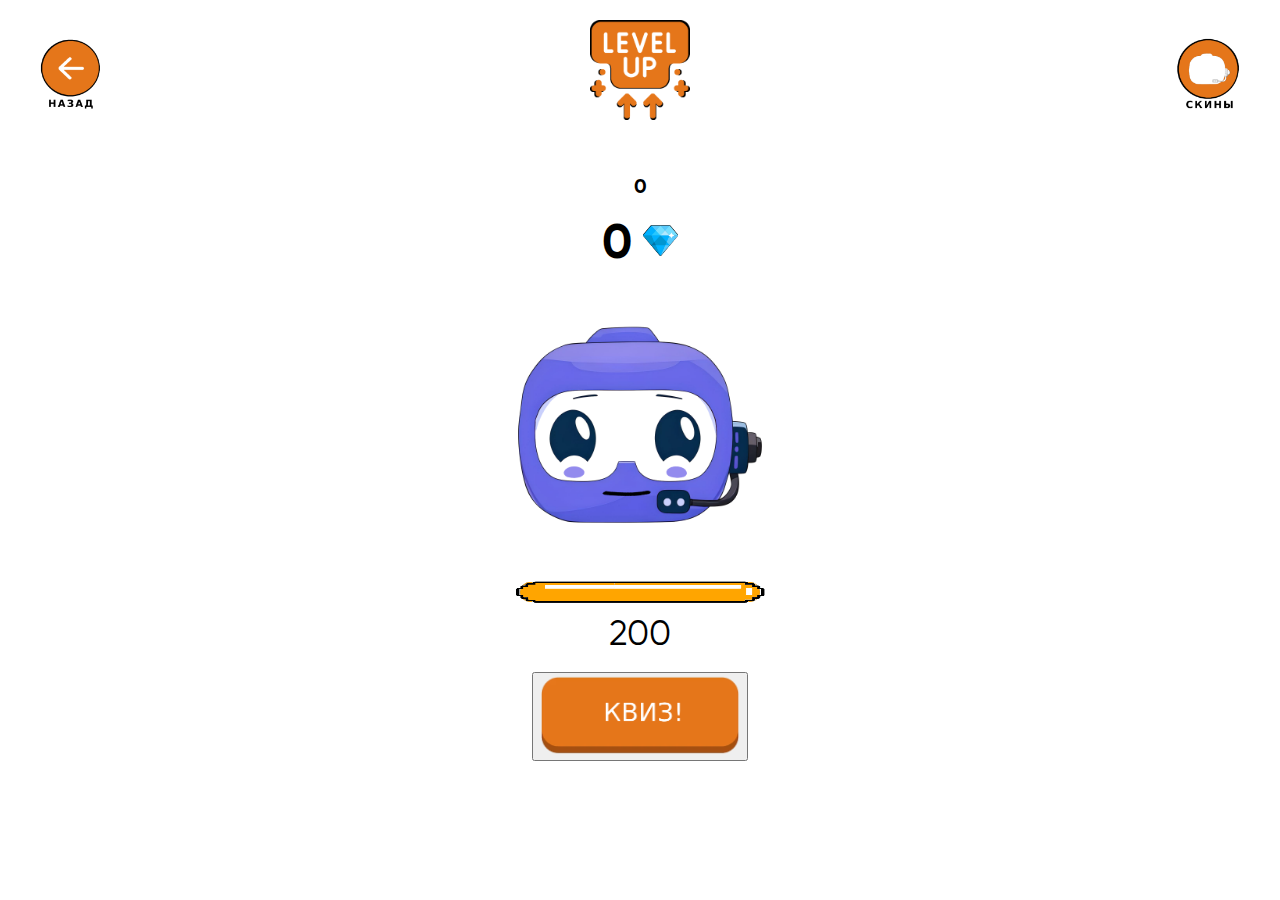
<file: index.html>
﻿<!DOCTYPE html>
<html lang="en">
  <head>
    <meta charset="UTF-8" />
    <meta
      name="viewport"
      content="width=device-width, initial-scale=1.0, maximum-scale=1.0, user-scalable=no, viewport-fit=cover"
    />
    <title>Кликер</title>
    <link rel="stylesheet" href="index_css.css" />
  </head>
  <body>
    <div class="container">
      <button id="menu-button">
        <img
          src="images/Menu.png"
          alt="Menu"
          style="width: 75px; height: 75px"
        />
      </button>
      <button id="skin-button">
        <img
          src="images/shop.png"
          alt="Shop"
          style="width: 75px; height: 75px"
        />
      </button>
      <button id="upgrade-popup-button">
        <img
          src="images/upgrade-menu.png"
          alt="Shop"
          style="width: 100px; height: 100px"
        />
      </button>

      <div class="counter-container">
        <h4 id="totalcount">0</h4>
        <div class="counter-wrapper">
          <h1 id="counter">0</h1>
          <img src="images/diamond.png" alt="Diamond" id="diamond-icon" />
        </div>
      </div>
      <img src="images/click.png" alt="Click Button" id="click-circle" />
      <br />
      <div id="bar-container">
        <progress value="200" min="0" max="200"></progress>
        <img src="images/energybar.png" alt="Energy" id="energy-bar" />
      </div>
      <br />
      <div id="slider-value">200</div>
      <button id="open-popup-button">
        <img
          src="images/quiz.png"
          alt="Upgrade"
          style="width: 200px; height: 80px"
        />
      </button>

      <!-- Квиз -->
      <div id="popup">
        <div class="popup-content">
          <!-- Здесь должен быть вопрос из файла-->
          <h2 id="questionBox">Popup Window</h2>
          <button id="answer1"></button>
          <button id="answer2"></button>
        </div>
      </div>

      <!-- Главное меню (Вывод, выход) -->
      <div id="menu-popup">
        <div class="menu-popup-content">
          <h2>Меню</h2>
          <!-- Здесь должен быть баланс профиля, который работает с существующим файлом -->
          <h3 id="balance"></h3>
          <button id="close-menu-popup-button">
            <img src="images/back.png" alt="Click Button" />
          </button>
          <button id="menu-button-1">
            <img src="images/withdraw.png" alt="Click Button" />
          </button>
          <!--<button id="menu-button-2"><img src="images/exit.png" alt="Click Button"></button> -->
          <button id="profile-button">
            <img
              src="images/profile.png"
              alt="Menu"
              style="width: 75px; height: 75px"
            />
          </button>
          <button id="daily-button">
            <img
              src="images/daily.png"
              alt="Shop"
              style="width: 75px; height: 75px"
            />
          </button>
          <button id="socials-button">
            <img
              src="images/socials.png"
              alt="Shop"
              style="width: 75px; height: 75px"
            />
          </button>
        </div>
      </div>
      <!-- Меню со скинами -->
      <div id="skin-popup">
        <div class="skin-popup-content">
          <h2>Купить Скин</h2>
          <button id="skin-button-1">
            <img
              src="images/click1.png"
              alt="Click Button"
              height="150"
              width="150"
            />
          </button>
          <span id="price-1">100</span>
          <button id="skin-button-2">
            <img
              src="images/click2.png"
              alt="Click Button"
              height="150"
              width="150"
            />
          </button>
          <span id="price-2">100</span>
          <button id="skin-button-3">
            <img
              src="images/click3.png"
              alt="Click Button"
              height="150"
              width="150"
            />
          </button>
          <span id="price-3">100</span>
          <button id="skin-button-4">
            <img
              src="images/click4.png"
              alt="Click Button"
              height="150"
              width="150"
            />
          </button>
          <span id="price-4">100</span>
          <button id="close-skin-popup-button">
            <img src="images/close_skin.png" alt="Click Button" />
          </button>
        </div>
      </div>
      <!-- Меню с апгрейдами -->
      <div id="upgrade-popup">
        <div class="upgrade-popup-content">
          <h2>Апгрейды!</h2>
          <button id="upgrade-button">
            <img
              src="images/autoclick.png"
              alt="Click Button"
              height="100"
              width="100"
            />
          </button>
          <br />
          <span id="level-display"></span>
          <br />
          <span id="upgrade-price"></span>
          <button id="upgrade-button-1">
            <img
              src="images/restore.png"
              alt="Click Button"
              height="100"
              width="100"
            />
          </button>
          <br />
          <span id="restore-display"></span>
          <br />
          <span id="restore-price"></span>
          <button id="upgrade-button-2">
            <img
              src="images/energyup.png"
              alt="Click Button"
              height="100"
              width="100"
            />
          </button>
          <br />
          <span id="up-display"></span>
          <br />
          <span id="up-price"></span>
          <button id="close-upgrade-popup-button">
            <img src="images/close_skin.png" alt="Click Button" />
          </button>
        </div>
      </div>
      <!-- Онбординг -->
      <!-- <div id="onboarding">
        <div class="onboarding-content">
          <h8>добро пожаловать в квизлик!</h8>
          <br />
          <div class="onboarding-row">
            <p>кликай и зарабатывай алмазики на свои будущие запросы!</p>
            <img
              src="images/Ins1.png"
              alt="Instruction 1"
              height="145"
              width="145"
            />
          </div>
          <div class="onboarding-row reverse">
            <img
              src="images/Ins2.png"
              alt="Instruction 2"
              height="145"
              width="145"
            />
            <p>улучшай клики и энергию!</p>
          </div>
          <div class="onboarding-row">
            <p>получай алмазики за правильные ответы!</p>
            <img
              src="images/Ins3.png"
              alt="Instruction 3"
              height="145"
              width="145"
            />
          </div>
          <div class="onboarding-row reverse">
            <img
              src="images/Ins4.png"
              alt="Instruction 4"
              height="145"
              width="145"
            />
            <p>придай своему квизлику яркий образ!</p>
          </div>
          <button id="close-onboarding">
            <img src="images/gogo.png" alt="Click Button" />
          </button>
        </div>
      </div> -->

      <!-- Профиль -->
      <div id="profile">
        <div class="menu-popup-content">
          <h2>Меню</h2>
          <!-- Здесь должен быть баланс профиля, который работает с существующим файлом -->
          <h3 id="balance"></h3>
          <button id="close-menu-popup-button">
            <img src="images/back.png" alt="Click Button" />
          </button>
          <button id="menu-button-1">
            <img src="images/withdraw.png" alt="Click Button" />
          </button>
          <button id="menu-button-2">
            <img src="images/exit.png" alt="Click Button" />
          </button>
        </div>
      </div>
      <!-- Награды -->
      <div id="daily">
        <div class="menu-popup-content">
          <h2>Меню</h2>
          <!-- Здесь должен быть баланс профиля, который работает с существующим файлом -->
          <h3 id="balance"></h3>
          <button id="close-menu-popup-button">
            <img src="images/back.png" alt="Click Button" />
          </button>
          <button id="menu-button-1">
            <img src="images/withdraw.png" alt="Click Button" />
          </button>
          <button id="menu-button-2">
            <img src="images/exit.png" alt="Click Button" />
          </button>
        </div>
      </div>
      <!-- Социум -->
      <div id="socials">
        <div class="menu-popup-content">
          <h2>Меню</h2>
          <!-- Здесь должен быть баланс профиля, который работает с существующим файлом -->
          <h3 id="balance"></h3>
          <button id="close-menu-popup-button">
            <img src="images/back.png" alt="Click Button" />
          </button>
          <button id="menu-button-1">
            <img src="images/withdraw.png" alt="Click Button" />
          </button>
          <button id="menu-button-2">
            <img src="images/exit.png" alt="Click Button" />
          </button>
        </div>
      </div>
    </div>
    <script src="index_js.js" defer></script>
    <script src="https://telegram.org/js/telegram-web-app.js"></script>
  </body>
</html>
</file>
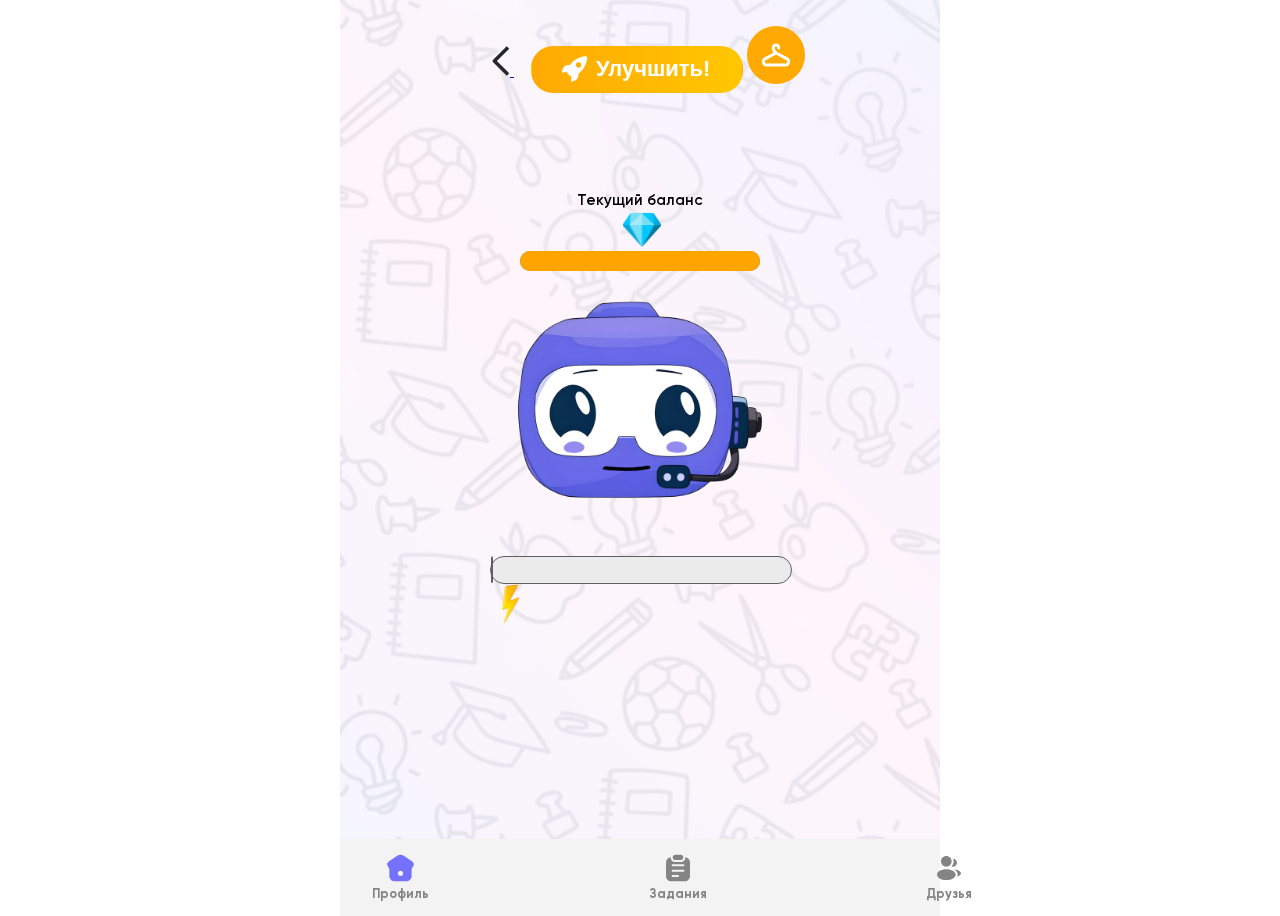
<file: game/game.html>
<!DOCTYPE html>
<html lang="en">
  <head>
    <meta charset="UTF-8" />
    <meta name="viewport" content="width=device-width, initial-scale=1.0" />
    <title>Document</title>
    <link
      href="https://cdn.jsdelivr.net/npm/bootstrap@5.0.2/dist/css/bootstrap.min.css"
      rel="stylesheet"
      integrity="sha384-EVSTQN3/azprG1Anm3QDgpJLIm9Nao0Yz1ztcQTwFspd3yD65VohhpuuCOmLASjC"
      crossorigin="anonymous"
    />
    <link rel="preconnect" href="https://fonts.googleapis.com" />
    <link rel="preconnect" href="https://fonts.gstatic.com" crossorigin />
    <link
      href="https://fonts.googleapis.com/css2?family=Poppins:wght@400;700&display=swap"
      rel="stylesheet"
    />
    <link
      href="https://fonts.googleapis.com/css2?family=Poppins:ital,wght@0,100;0,200;0,300;0,400;0,500;0,600;0,700;0,800;0,900;1,100;1,200;1,300;1,400;1,500;1,600;1,700;1,800;1,900&display=swap"
      rel="stylesheet"
    />
    <link rel="stylesheet" href="../index_css.css" />
    <link rel="stylesheet" href="./game.css" />
  </head>
  <body>
    <div class="game">
      <a
        class="d-none"
        href="../onboarding/onboarding.html"
        id="onboardingLink"
      ></a>
      <a class="d-none" href="../profile/profile.html" id="profileLink"></a>
      <div class="game_bg"></div>
      <div class="game_gradient"></div>
      <div class="game_head">
        <div class="container">
          <div class="w-100 d-flex justify-content-between align-items-center">
            <a
              class="btn btn-back game_back_btn"
              href="../profile/profile.html"
            >
              <img class="btn-back_icon" src="../images/back_icon.svg" />
            </a>
            <button class="btn btn-upgrade game_upgrade_btn">
              Улучшить!
              <img class="btn-upgrade_icon" src="../images/upgrade_icon.svg" />
            </button>
            <button class="btn btn-inventory game_inventory_btn">
              <img
                class="btn-inventory_icon"
                src="../images/inventory_icon.svg"
              />
            </button>
          </div>
        </div>
      </div>
      <div class="game_main">
        <div class="container">
          <div class="game_balance">
            <span class="game_balance_desc">Текущий баланс</span>
            <div class="balance">
              <span class="balance_score" id="counter"></span>&nbsp;
              <img
                class="balance_icon"
                src="../images/onboarding/diamond_icon.svg"
                alt=""
              />
            </div>
          </div>
          <div class="game_area">
            <progress class="d-none" value="200" min="0" max="200"></progress>
            <img
              class="game_hero_icon"
              id="click-circle"
              src="../images/click.png"
              alt=""
            />
            <div class="onboarding_energybar energybar">
              <div class="energybar_value"></div>
            </div>
            <div class="energy mt-2 d-flex justify-content-center">
              <span class="energy_score"></span>&nbsp;
              <img class="energy_icon" src="../images/energy_icon.svg" alt="" />
            </div>
          </div>
        </div>
      </div>
      <div class="game_foot w-100">
        <button class="btn btn-primary game_quiz_btn" id="open-popup-button">
          Квиз
        </button>
      </div>
      <div class="quiz">
        <div class="container">
          <img class="quiz_img" src="../images/hero_abstract.svg" />
          <div class="quiz_title" id="questionBox">
            Какой из этих элементов является газом при комнатной температуре?
          </div>
          <div class="quiz_answers" style="padding: 0 2.4rem">
            <!-- <button class="btn btn-primary quiz_answer_btn w-100">
              Кислород
            </button>
            <button class="btn btn-primary quiz_answer_btn w-100">
              Железо
            </button> -->
          </div>
          <div class="quiz_result">
            <p>Правильный ответ!</p>
            <div class="balance">
              <span class="balance_score">+15</span>&nbsp;
              <img
                class="balance_icon"
                src="../images/onboarding/diamond_icon.svg"
                alt=""
              />
            </div>
          </div>
          <!-- <div class="quiz_result_wrong">
            <p>Не правильный ответ!</p>
            <div class="balance">
              <span class="balance_score">+15</span>&nbsp;
              <img
                class="balance_icon"
                src="../images/onboarding/diamond_icon.svg"
                alt=""
              />
            </div>
          </div> -->
        </div>
      </div>
      <div class="footer">
        <div class="footer_menu">
          <div class="footer_menu_item">
            <img class="footer_menu_item_icon" src="../images/home_icon.svg" />
            <div class="footer_menu_item_title">Профиль</div>
          </div>
          <div class="footer_menu_item">
            <img class="footer_menu_item_icon" src="../images/tasks_icon.svg" />
            <div class="footer_menu_item_title">Задания</div>
          </div>
          <div class="footer_menu_item">
            <img
              class="footer_menu_item_icon"
              src="../images/friends_icon.svg"
            />
            <div class="footer_menu_item_title">Друзья</div>
          </div>
        </div>
      </div>
    </div>
    <script src="https://telegram.org/js/telegram-web-app.js"></script>
    <script src="./game.js"></script>
  </body>
</html>
</file>
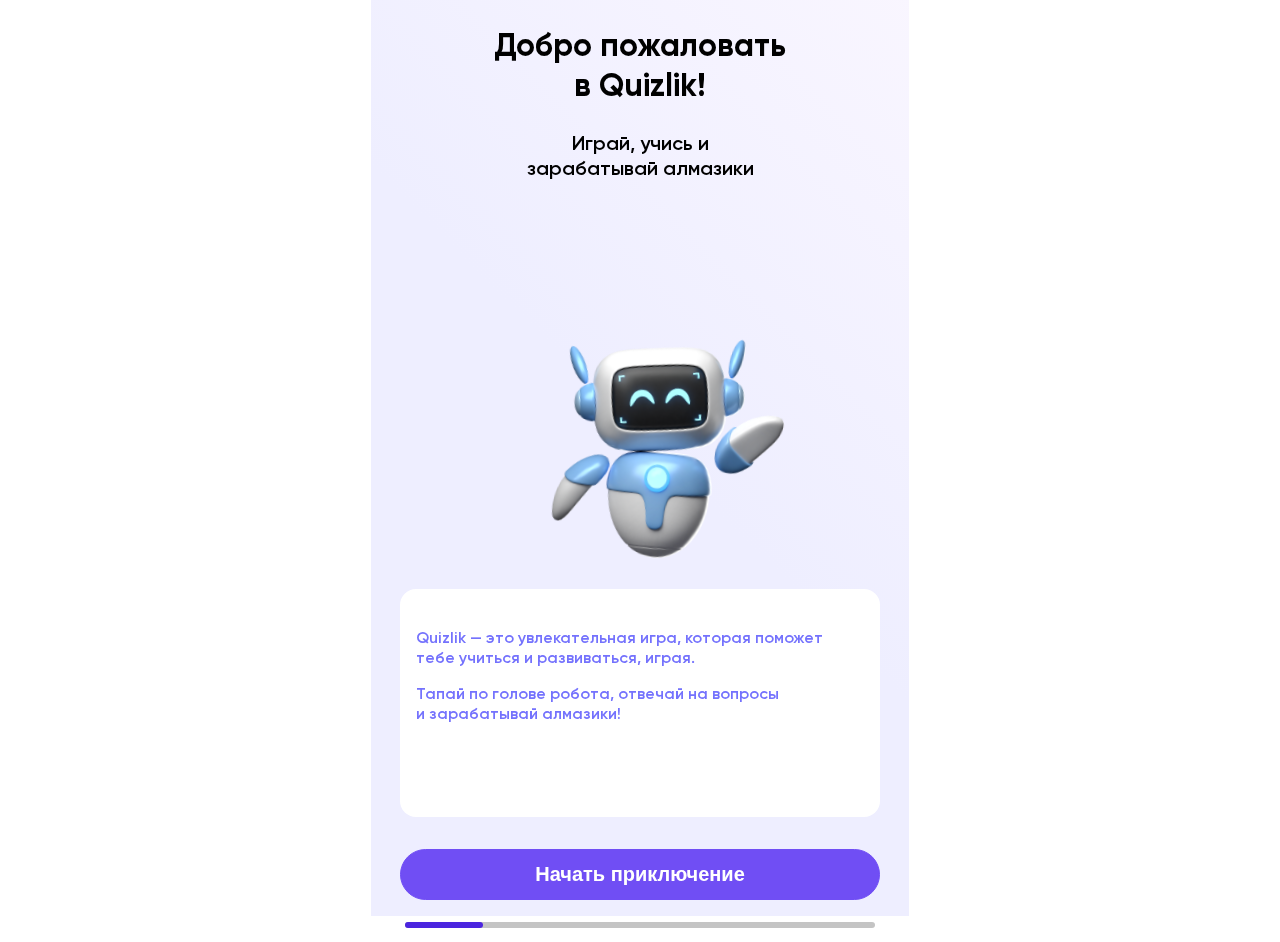
<file: onboarding/onboarding.html>
<!DOCTYPE html>
<html lang="en">
  <head>
    <meta charset="UTF-8" />
    <meta name="viewport" content="width=device-width, initial-scale=1.0" />
    <title>Document</title>
    <link
      href="https://cdn.jsdelivr.net/npm/bootstrap@5.0.2/dist/css/bootstrap.min.css"
      rel="stylesheet"
      integrity="sha384-EVSTQN3/azprG1Anm3QDgpJLIm9Nao0Yz1ztcQTwFspd3yD65VohhpuuCOmLASjC"
      crossorigin="anonymous"
    />
    <link
      rel="stylesheet"
      href="https://cdn.jsdelivr.net/npm/swiper@11/swiper-bundle.min.css"
    />
    <link rel="preconnect" href="https://fonts.googleapis.com" />
    <link rel="preconnect" href="https://fonts.gstatic.com" crossorigin />
    <link
      href="https://fonts.googleapis.com/css2?family=Poppins:wght@400;700&display=swap"
      rel="stylesheet"
    />
    <link
      href="https://fonts.googleapis.com/css2?family=Poppins:ital,wght@0,100;0,200;0,300;0,400;0,500;0,600;0,700;0,800;0,900;1,100;1,200;1,300;1,400;1,500;1,600;1,700;1,800;1,900&display=swap"
      rel="stylesheet"
    />
    <link rel="stylesheet" href="../index_css.css" />
    <link rel="stylesheet" href="onboarding.css" />
  </head>
  <body>
    <div class="onboarding">
      <div class="container">
        <div class="swiper onboarding_slider">
          <div class="swiper-wrapper">
            <div class="swiper-slide onboarding_slide">
              <div class="onboarding_slide_head">
                <h2 class="onboarding_slide_title">
                  Добро пожаловать<br />
                  в Quizlik!
                </h2>
                <p class="onboarding_slide_subtitle">
                  Играй, учись и <br />
                  зарабатывай алмазики
                </p>
              </div>
              <div class="onboarding_slide_foot">
                <div class="onboarding_slide_desc">
                  <img
                    src="../images/hero1.svg"
                    class="onboarding_slide_img_hero1"
                  />
                  <p>
                    Quizlik — это увлекательная игра, которая поможет тебе
                    учиться и развиваться, играя.
                  </p>
                  <p class="mt-2">
                    Тапай по голове робота, отвечай на вопросы и зарабатывай
                    алмазики!
                  </p>
                </div>
                <button class="btn btn-primary onboarding_slider_next">
                  Начать приключение
                </button>
              </div>
            </div>
            <div class="swiper-slide onboarding_slide">
              <div class="onboarding_slide_head">
                <h2 class="onboarding_slide_title">
                  Тапай и <br />
                  зарабатывай
                </h2>
                <p class="onboarding_slide_subtitle">
                  Каждый тап приближает <br />
                  тебя к сокровищам знаний
                </p>
              </div>
              <div class="onboarding_slide_foot">
                <div class="onboarding_slide_desc">
                  <img
                    src="../images/onboarding/game_process.png"
                    class="onboarding_slide_img_gameprocess"
                  />
                  <p>
                    Quizlik — это увлекательная игра, которая поможет тебе
                    учиться и развиваться, играя.
                  </p>
                  <p class="mt-2">
                    Тапай по голове робота, отвечай на вопросы и зарабатывай
                    алмазики!
                  </p>
                </div>
                <button class="btn btn-primary onboarding_slider_next">
                  Начать приключение
                </button>
              </div>
            </div>
            <div class="swiper-slide onboarding_slide">
              <div class="onboarding_slide_head">
                <h2 class="onboarding_slide_title">
                  Проверь <br />
                  свои знания
                </h2>
                <p class="onboarding_slide_subtitle">
                  Отвечай правильно и получай <br />награду
                </p>
              </div>
              <div class="onboarding_slide_center">
                <div class="question">
                  <button class="question_tooltip_btn btn btn-orange">
                    Квиз
                  </button>
                  <h4 class="question_title">
                    Как называется самый большой остров в мире?
                  </h4>
                  <div class="d-flex w-100 justify-content-around mt-4">
                    <button
                      class="question_answer_btn btn btn-answer"
                      style="background: #c7f0c6; border-color: #c7f0c6"
                    >
                      Гренладния
                    </button>
                    <button
                      class="question_answer_btn btn btn-answer"
                      style="background: #f0cec6; border-color: #f0cec6"
                    >
                      Новая Зеландия
                    </button>
                  </div>
                </div>
              </div>
              <div class="onboarding_slide_foot">
                <div class="onboarding_slide_desc">
                  <p>
                    Нажми кнопку "Квиз". Выбери правильный ответ из двух
                    вариантов
                  </p>
                  <p class="mt-2">
                    Ответил верно? Все собранные алмазики твои!
                  </p>
                  <p class="mt-2">
                    Ошибся? Не расстраивайся, в следующий раз повезёт!
                  </p>
                </div>
                <button class="btn btn-primary onboarding_slider_next">
                  Круто! Что дальше?
                </button>
              </div>
            </div>
            <div class="swiper-slide onboarding_slide">
              <div class="onboarding_slide_head">
                <h2 class="onboarding_slide_title">
                  Алмазики — твой <br />ключ к знаниям
                </h2>
                <p class="onboarding_slide_subtitle">
                  Используй их в боте GPTkids
                </p>
              </div>
              <div class="onboarding_slide_foot">
                <div class="onboarding_slide_desc">
                  <img
                    src="../images/hero2.svg"
                    class="onboarding_slide_img_hero2"
                  />
                  <ul>
                    <li>
                      <p>Выводи алмазики в бота-репетитора GPTkids</p>
                    </li>
                    <li>
                      <p class="mt-2">
                        Задавай вопросы ИИ-репетитору по любым предметам
                      </p>
                    </li>
                    <li>
                      <p class="mt-2">
                        Получай помощь с домашними заданиями 24/7
                      </p>
                    </li>
                  </ul>
                </div>
                <button class="btn btn-primary onboarding_slider_next">
                  Ого, как интересно!
                </button>
              </div>
            </div>
            <div class="swiper-slide onboarding_slide">
              <div class="onboarding_slide_head">
                <h2 class="onboarding_slide_title">
                  Становись лучше с <br />каждым днём
                </h2>
                <p class="onboarding_slide_subtitle">
                  Анализируй свой прогресс и развивайся
                </p>
              </div>
              <div class="onboarding_slide_foot">
                <div class="onboarding_slide_desc">
                  <img
                    src="../images/onboarding/result_img.svg"
                    class="onboarding_slide_img_result"
                  />

                  <ul>
                    <li>
                      <p>Получай ежедневную статистику по твоим ответам</p>
                    </li>
                    <li>
                      <p class="mt-2">
                        Читай рекомендации от ИИ по улучшению знаний
                      </p>
                    </li>
                    <li>
                      <p class="mt-2">
                        Следи за своим прогрессом и ставь новые рекорды!
                      </p>
                    </li>
                  </ul>
                </div>
                <button
                  class="btn btn-primary onboarding_slider_next onboarding_slider_play"
                >
                  Я готов играть и учиться!
                </button>
                <a class="d-none" id="finishOnboarding" href="../index.html"
                  >Я готов играть и учиться!</a
                >
              </div>
            </div>
            <div class="swiper-slide onboarding_slide">
              <h2 class="onboarding_slide_title">
                Придай своему квизлику <br />яркий образ!
              </h2>
            </div>
          </div>
          <div class="swiper-scrollbar"></div>
        </div>
      </div>
    </div>
    <script src="https://cdn.jsdelivr.net/npm/swiper@11/swiper-bundle.min.js"></script>
    <script src="onboarding.js"></script>
  </body>
</html>
</file>
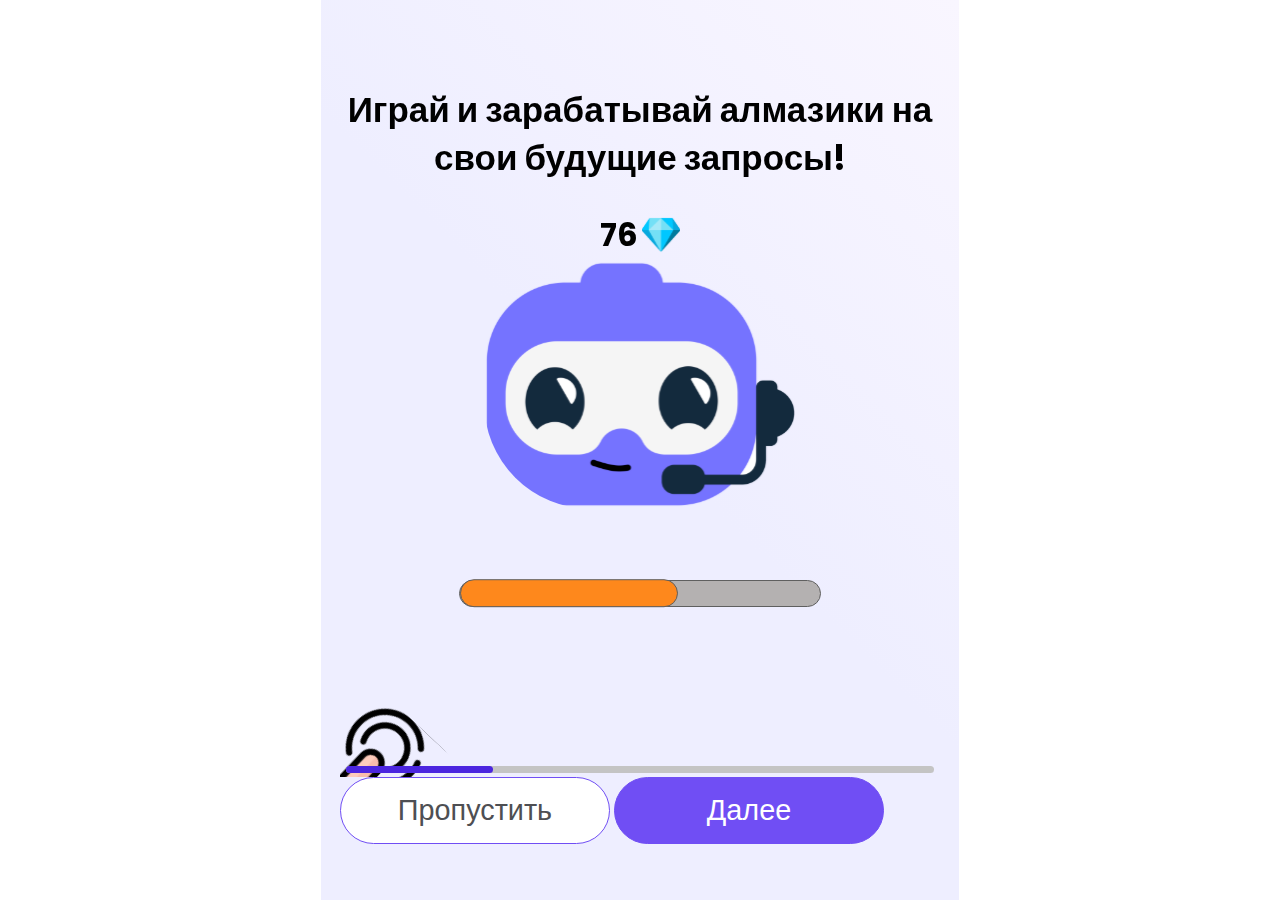
<file: onboarding_old/onboarding.html>
<!DOCTYPE html>
<html lang="en">
  <head>
    <meta charset="UTF-8" />
    <meta name="viewport" content="width=device-width, initial-scale=1.0" />
    <title>Document</title>
    <link
      href="https://cdn.jsdelivr.net/npm/bootstrap@5.0.2/dist/css/bootstrap.min.css"
      rel="stylesheet"
      integrity="sha384-EVSTQN3/azprG1Anm3QDgpJLIm9Nao0Yz1ztcQTwFspd3yD65VohhpuuCOmLASjC"
      crossorigin="anonymous"
    />
    <link
      rel="stylesheet"
      href="https://cdn.jsdelivr.net/npm/swiper@11/swiper-bundle.min.css"
    />
    <link rel="preconnect" href="https://fonts.googleapis.com" />
    <link rel="preconnect" href="https://fonts.gstatic.com" crossorigin />
    <link
      href="https://fonts.googleapis.com/css2?family=Poppins:wght@400;700&display=swap"
      rel="stylesheet"
    />
    <link
      href="https://fonts.googleapis.com/css2?family=Poppins:ital,wght@0,100;0,200;0,300;0,400;0,500;0,600;0,700;0,800;0,900;1,100;1,200;1,300;1,400;1,500;1,600;1,700;1,800;1,900&display=swap"
      rel="stylesheet"
    />
    <link rel="stylesheet" href="../index_css.css" />
    <link rel="stylesheet" href="onboarding.css" />
  </head>
  <body>
    <div class="onboarding">
      <div class="swiper onboarding_slider">
        <div class="swiper-wrapper">
          <div class="swiper-slide onboarding_slide">
            <h2 class="onboarding_slide_title">
              Играй и зарабатывай алмазики на свои будущие запросы!
            </h2>
            <div class="balance">
              <span class="balance_score">76</span>&nbsp;
              <img
                class="balance_icon"
                src="../images/onboarding/diamond_icon.svg"
                alt=""
              />
            </div>
            <div class="main_image position-relative">
              <img
                class="onboarding_hero_img"
                src="../images/onboarding/hero.svg"
                alt=""
              />
              <img
                class="onboarding_click_img"
                src="../images/onboarding/selection_icon.svg"
                alt=""
              />
            </div>
            <div class="onboarding_energybar energybar">
              <div class="energybar_value"></div>
            </div>
          </div>
          <div class="swiper-slide onboarding_slide">
            <h2 class="onboarding_slide_title">
              Улучшай клики <br />и энергию!
            </h2>
            <img
              src="../images/onboarding/click_upgrade.png"
              alt=""
              class="onboarding_click_upgrade_img"
            />
          </div>
          <div class="swiper-slide onboarding_slide">
            <h2 class="onboarding_slide_title">
              Получай алмазики за <br />правильные ответы!
            </h2>
            <img
              src="../images/onboarding/questions_img.svg"
              class="onboarding_questions_img"
            />
            <div class="question">
              <button class="question_tooltip_btn btn btn-orange">Квиз</button>
              <h4 class="question_title">
                Как называется самый большой остров в мире?
              </h4>
              <div class="d-flex w-100 justify-content-around mt-4">
                <button class="question_answer_btn btn btn-answer">
                  Гренладния
                </button>
                <button class="question_answer_btn btn btn-answer">
                  Новая Зеландия
                </button>
              </div>
            </div>
          </div>
          <div class="swiper-slide onboarding_slide">
            <h2 class="onboarding_slide_title">
              Придай своему квизлику <br />яркий образ!
            </h2>
          </div>
        </div>
        <div class="swiper-scrollbar"></div>
      </div>
      <div class="d-flex justify-content-between mt-4 onboarding_footer">
        <button class="btn btn-secondary btn-footer onboarding_skip_btn">
          Пропустить
        </button>
        <button class="btn btn-primary btn-footer onboarding_slider_next">
          Далее
        </button>
      </div>
    </div>
    <script src="https://cdn.jsdelivr.net/npm/swiper@11/swiper-bundle.min.js"></script>
    <script src="onboarding.js"></script>
  </body>
</html>
</file>
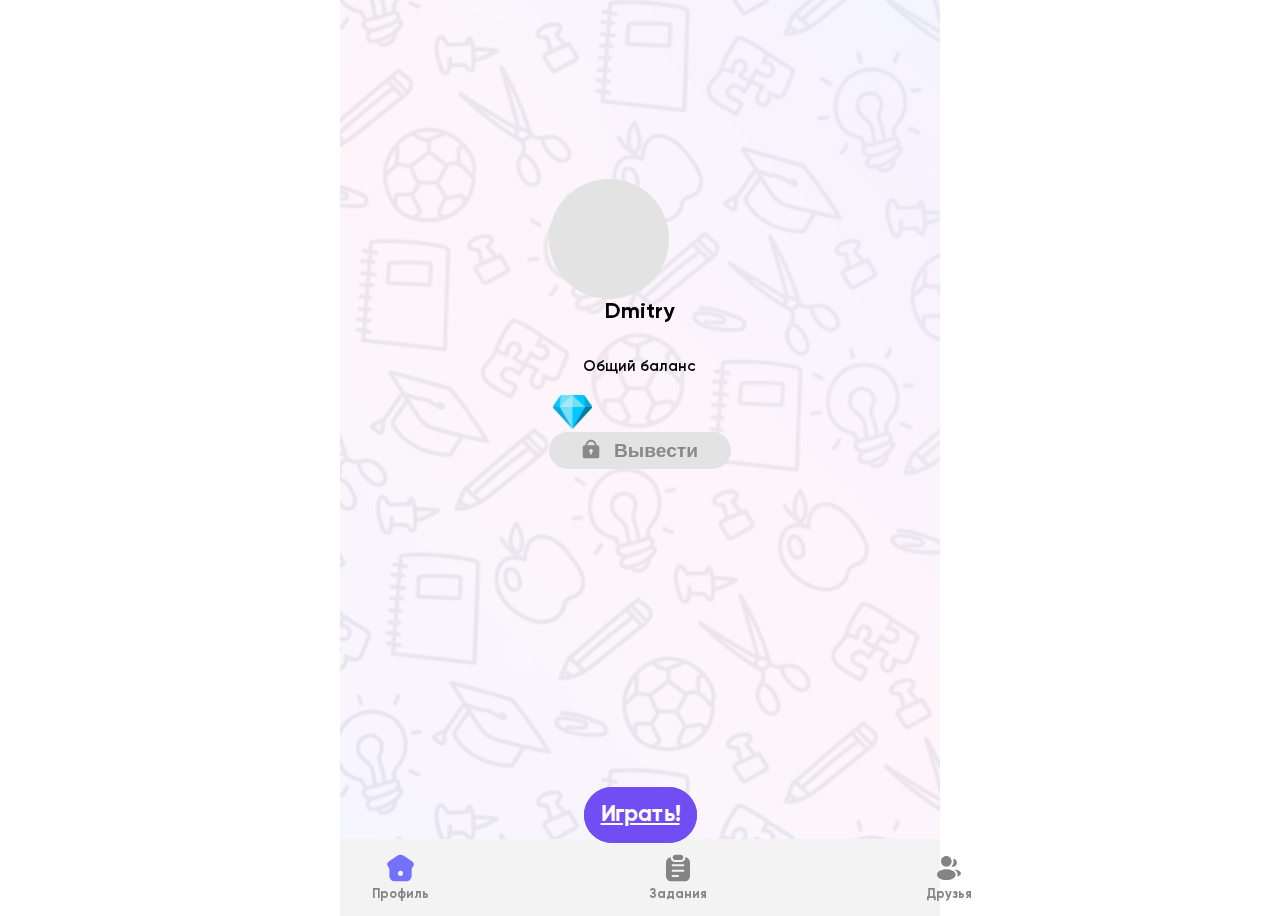
<file: profile/profile.html>
<!DOCTYPE html>
<html lang="en">
  <head>
    <meta charset="UTF-8" />
    <meta name="viewport" content="width=device-width, initial-scale=1.0" />
    <title>Document</title>
    <link
      href="https://cdn.jsdelivr.net/npm/bootstrap@5.0.2/dist/css/bootstrap.min.css"
      rel="stylesheet"
      integrity="sha384-EVSTQN3/azprG1Anm3QDgpJLIm9Nao0Yz1ztcQTwFspd3yD65VohhpuuCOmLASjC"
      crossorigin="anonymous"
    />
    <link rel="preconnect" href="https://fonts.googleapis.com" />
    <link rel="preconnect" href="https://fonts.gstatic.com" crossorigin />
    <link
      href="https://fonts.googleapis.com/css2?family=Poppins:wght@400;700&display=swap"
      rel="stylesheet"
    />
    <link
      href="https://fonts.googleapis.com/css2?family=Poppins:ital,wght@0,100;0,200;0,300;0,400;0,500;0,600;0,700;0,800;0,900;1,100;1,200;1,300;1,400;1,500;1,600;1,700;1,800;1,900&display=swap"
      rel="stylesheet"
    />
    <link rel="stylesheet" href="../index_css.css" />
    <link rel="stylesheet" href="./profile.css" />
  </head>
  <body>
    <div class="profile">
      <div class="profile_bg"></div>
      <div class="profile_gradient"></div>
      <div class="profile_main w-100">
        <div class="container">
          <div
            class="d-flex flex-column justify-content-center align-items-center"
          >
            <div class="profile_avatar"></div>
            <span class="profile_name">Dmitry</span>
            <span
              style="
                font-size: 0.95rem;
                font-weight: 600;
                margin-bottom: 1rem;
                margin-top: 2rem;
              "
              >Общий баланс</span
            >
            <div class="balance profile_balance">
              <span class="balance_score"></span>&nbsp;
              <img
                class="balance_icon"
                src="../images/onboarding/diamond_icon.svg"
                alt=""
              />
            </div>
            <button class="btn btn-withdraw profile_withdraw_btn mt-4">
              Вывести
              <img class="btn-withdraw_icon" src="../images/lock_icon.svg" />
            </button>
          </div>
        </div>
      </div>
      <div class="profile_play w-100">
        <div class="container">
          <a class="btn btn-primary profile_play_btn" href="../game/game.html"
            >Играть!</a
          >
        </div>
      </div>

      <div class="footer">
        <div class="footer_menu">
          <div class="footer_menu_item">
            <img class="footer_menu_item_icon" src="../images/home_icon.svg" />
            <div class="footer_menu_item_title">Профиль</div>
          </div>
          <div class="footer_menu_item">
            <img class="footer_menu_item_icon" src="../images/tasks_icon.svg" />
            <div class="footer_menu_item_title">Задания</div>
          </div>
          <div class="footer_menu_item">
            <img
              class="footer_menu_item_icon"
              src="../images/friends_icon.svg"
            />
            <div class="footer_menu_item_title">Друзья</div>
          </div>
        </div>
      </div>
    </div>
    <script src="./profile.js"></script>
  </body>
</html>
</file>
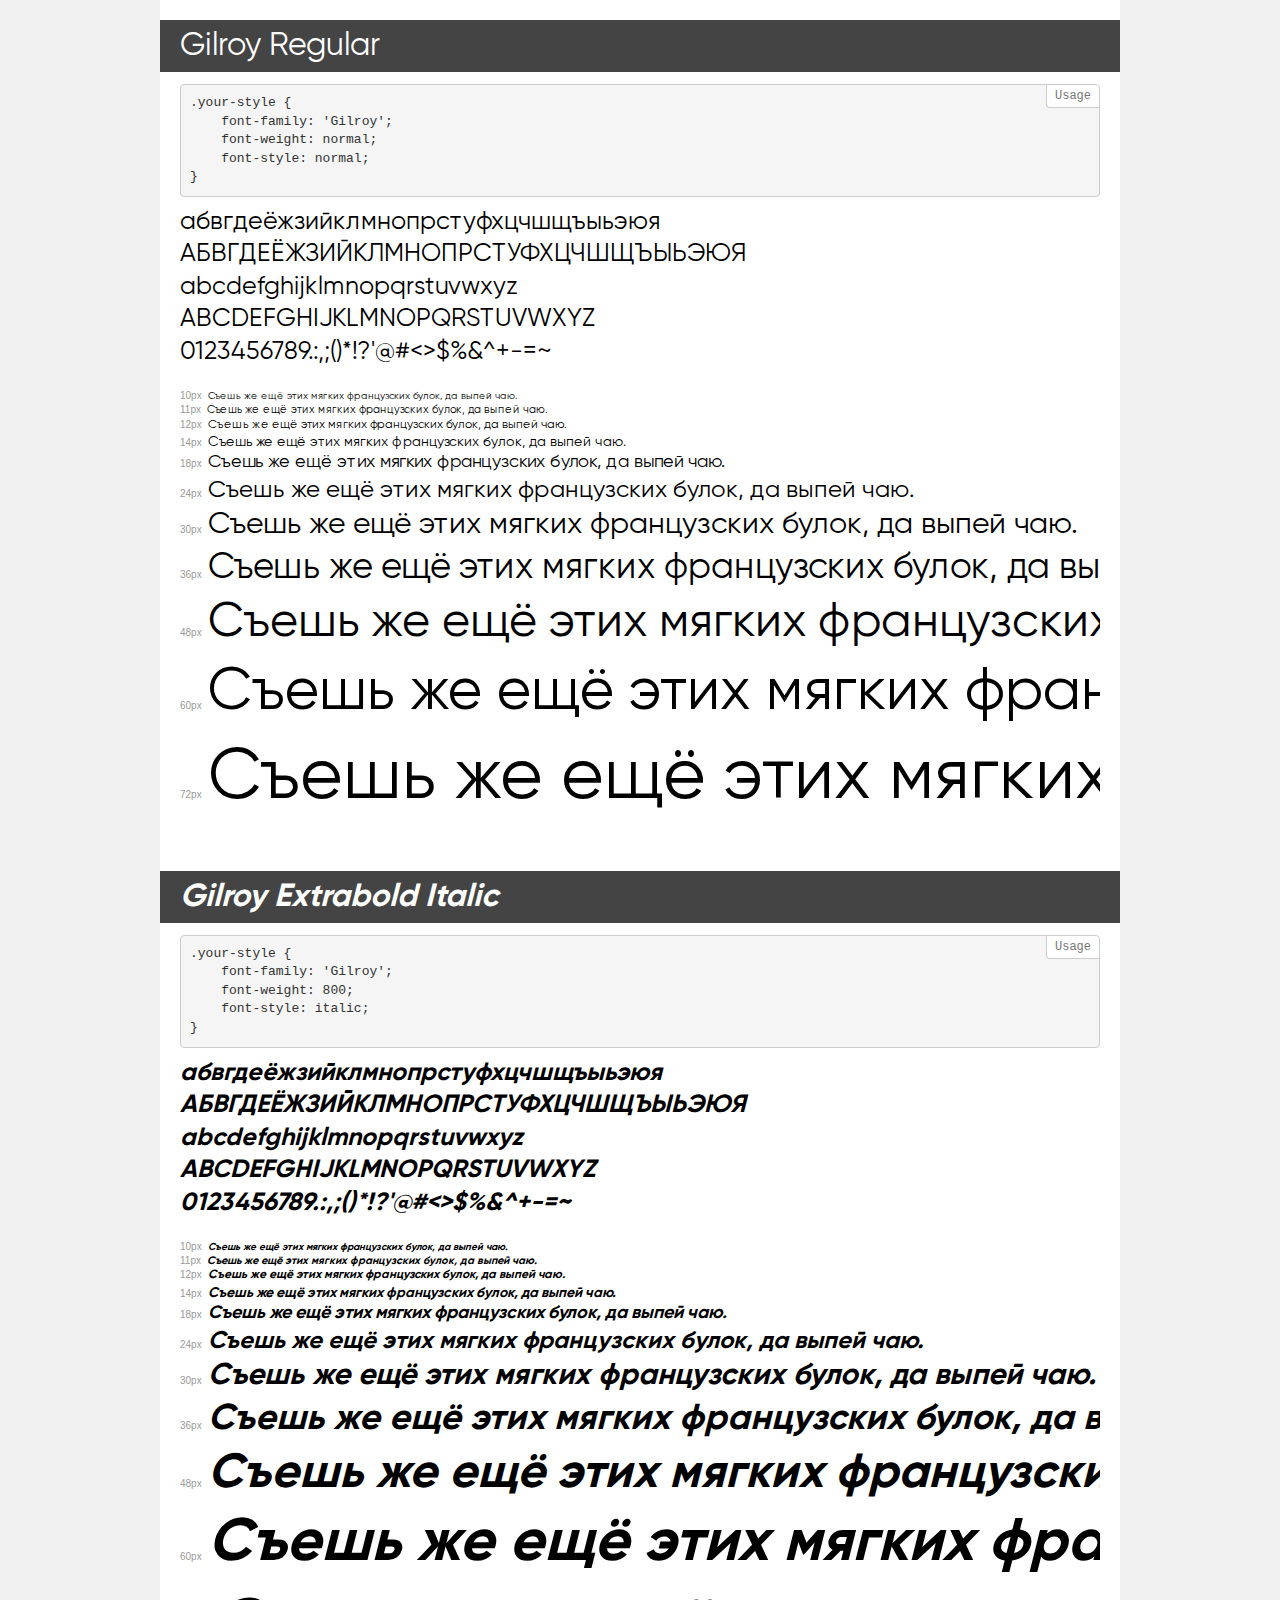
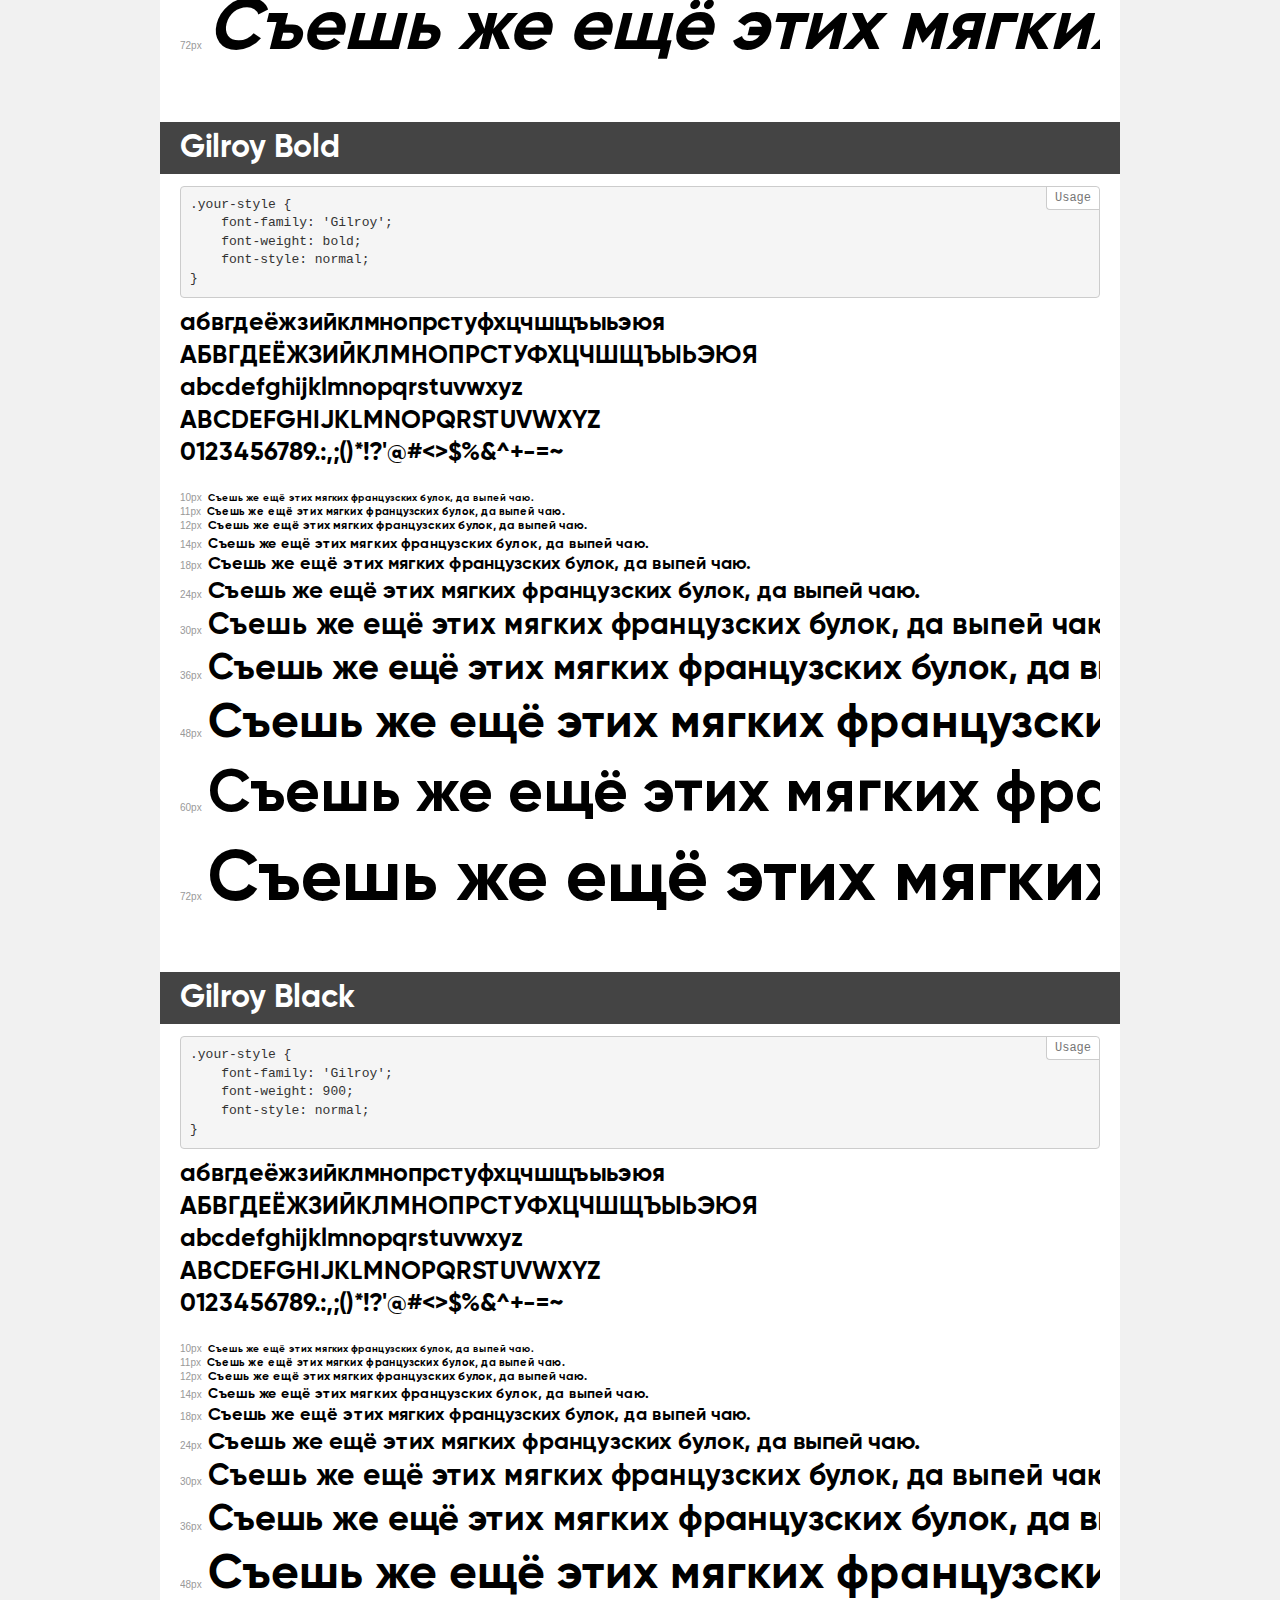
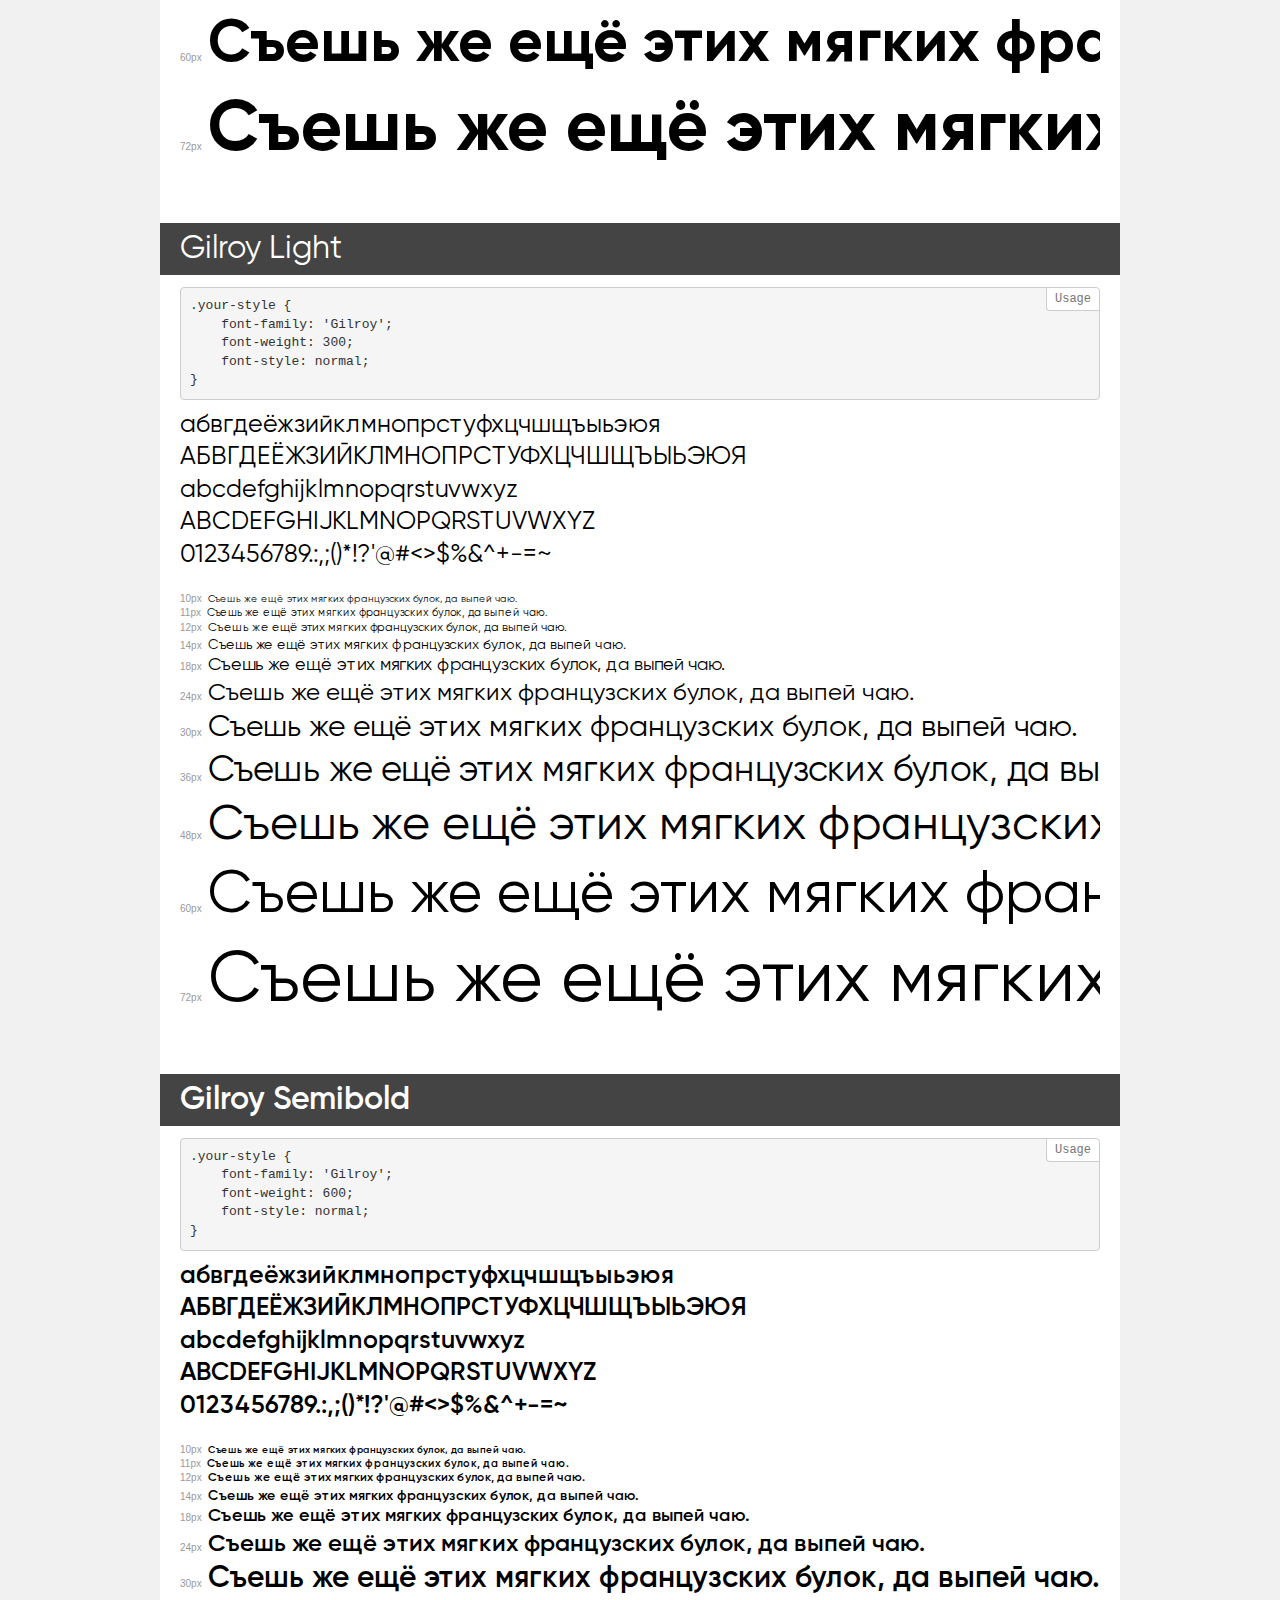
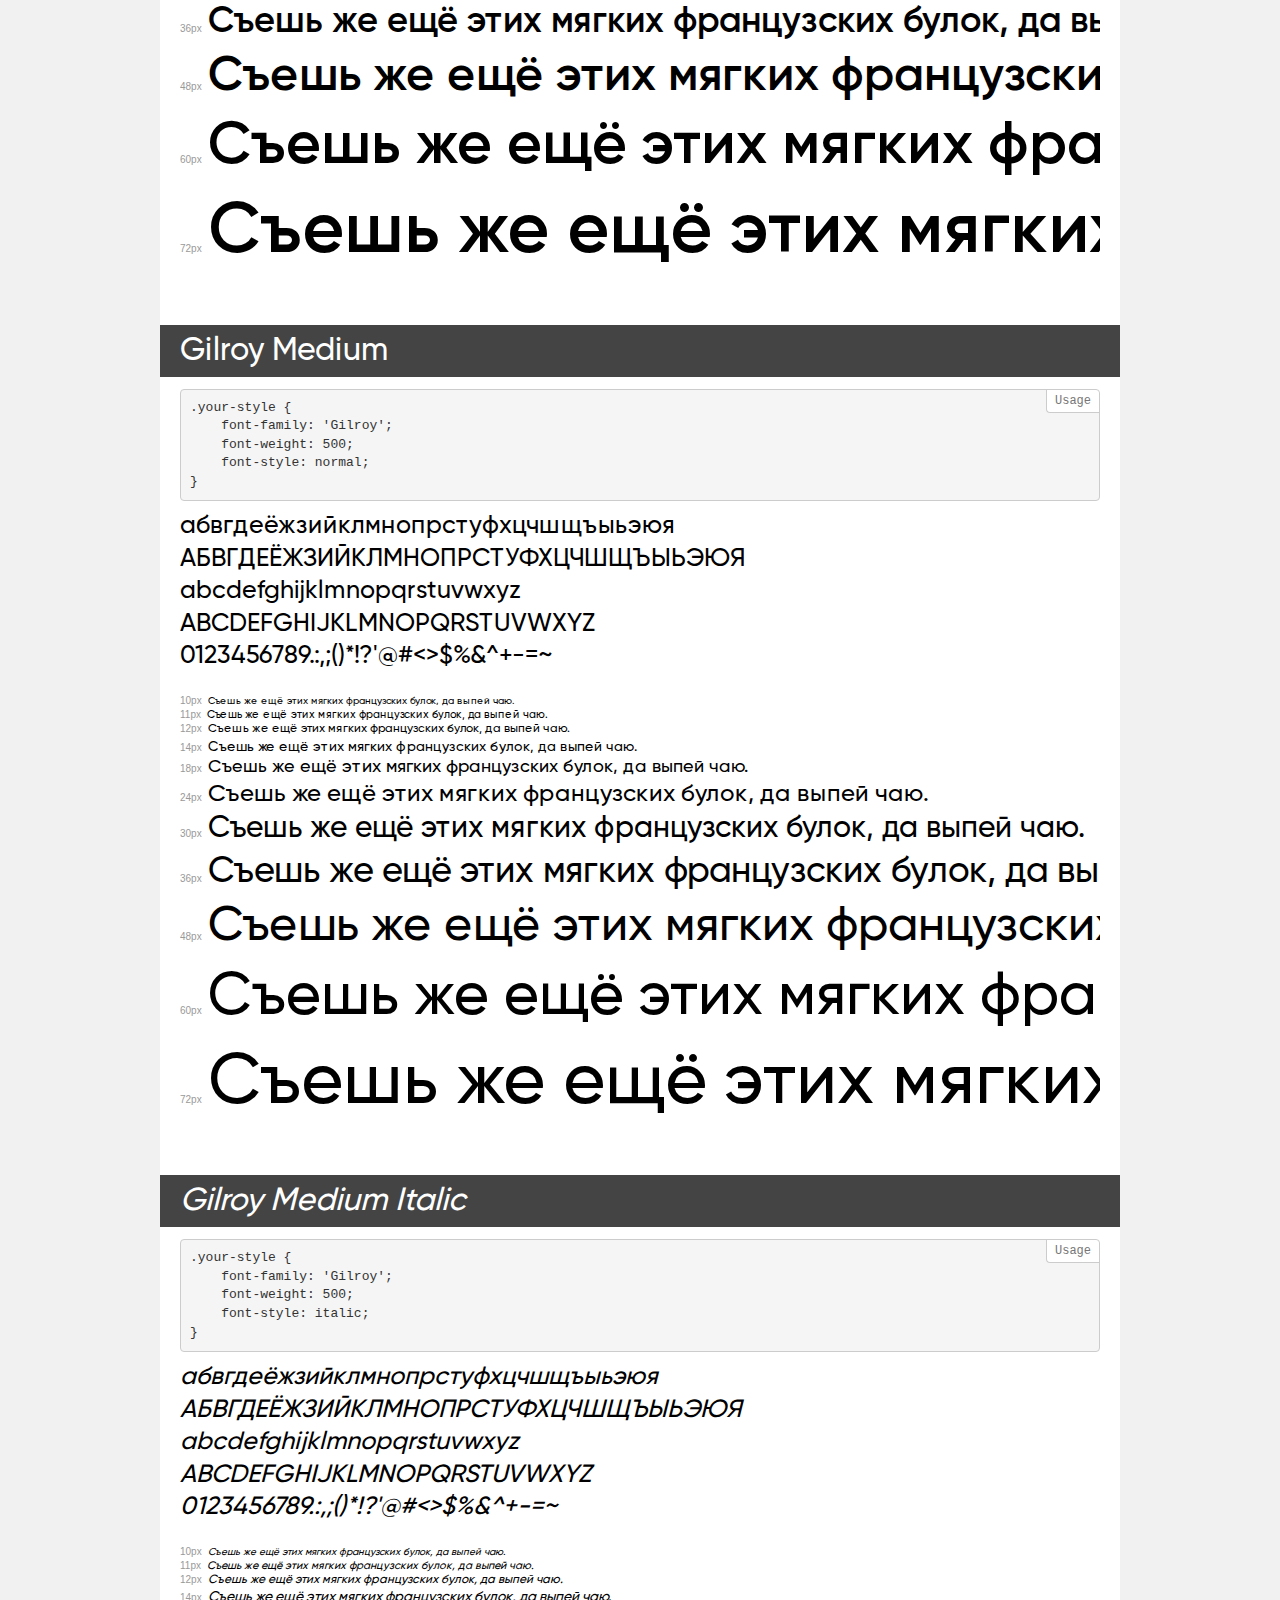
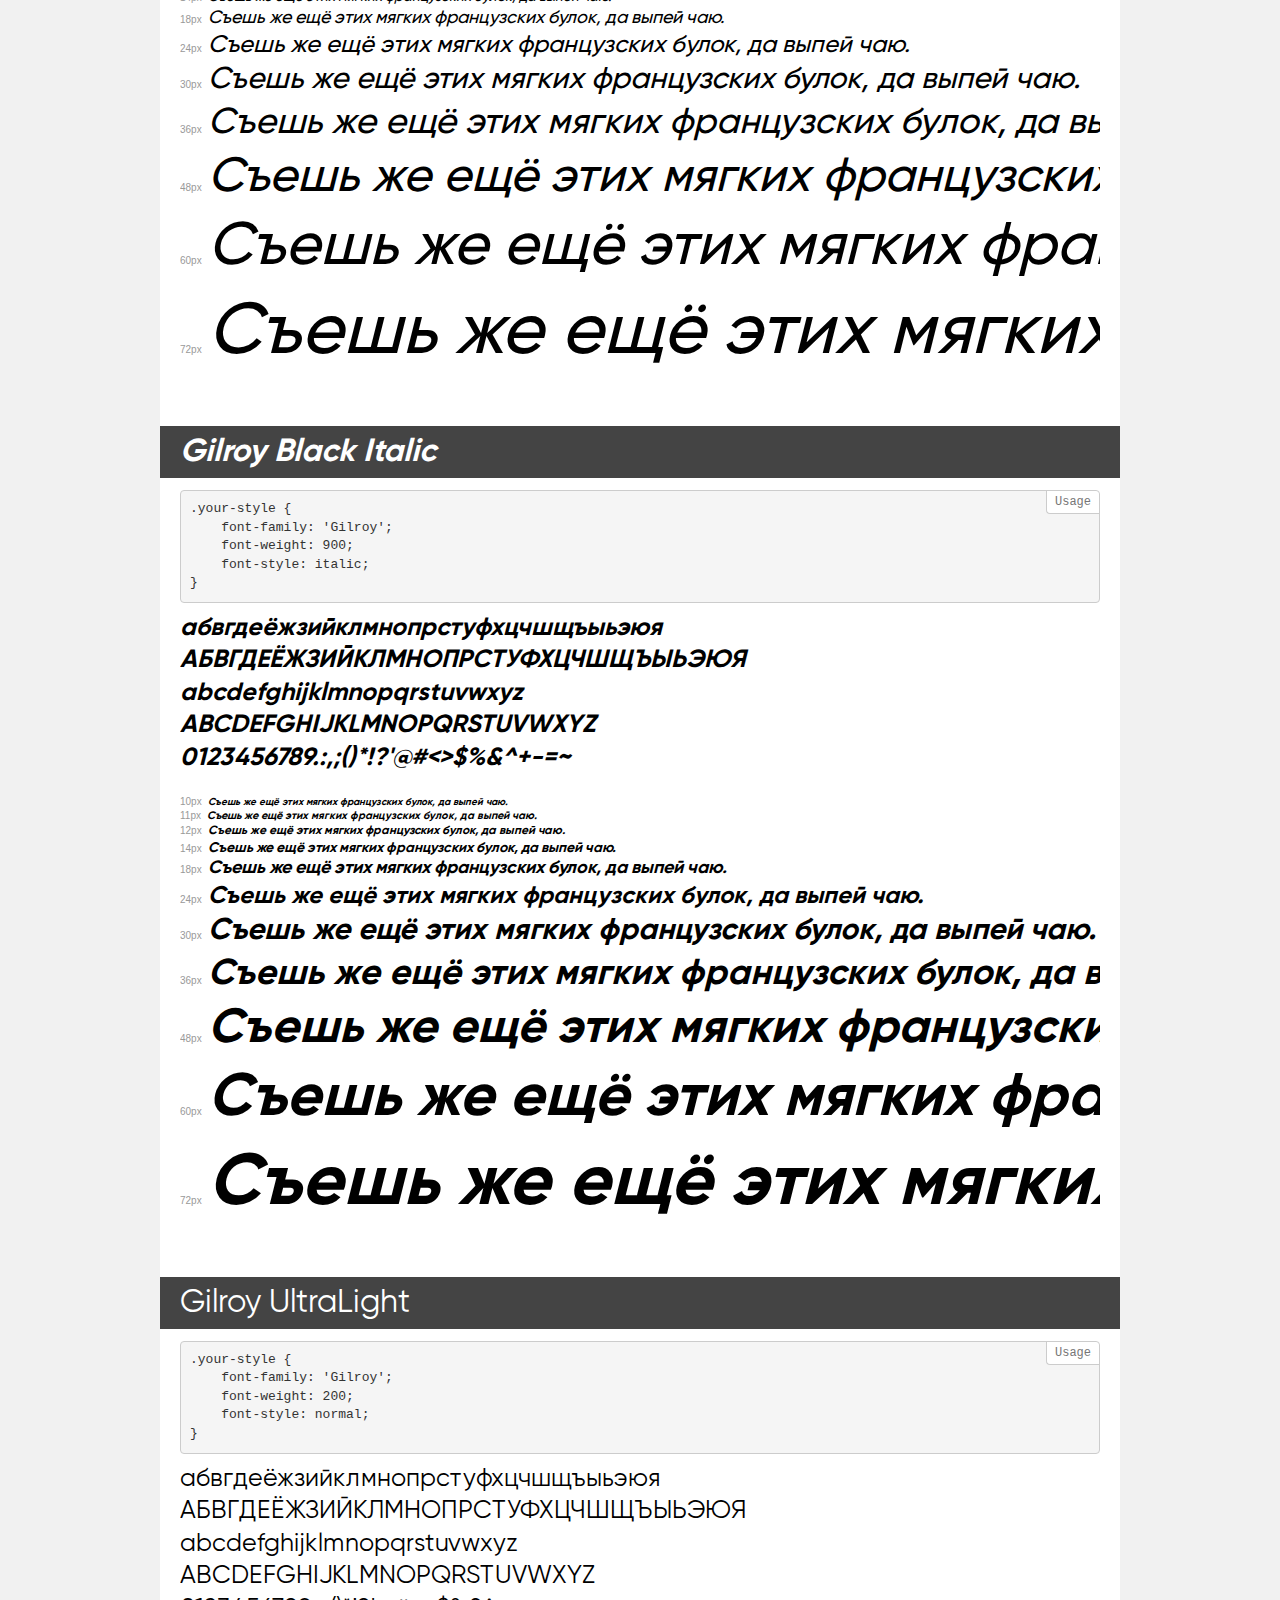
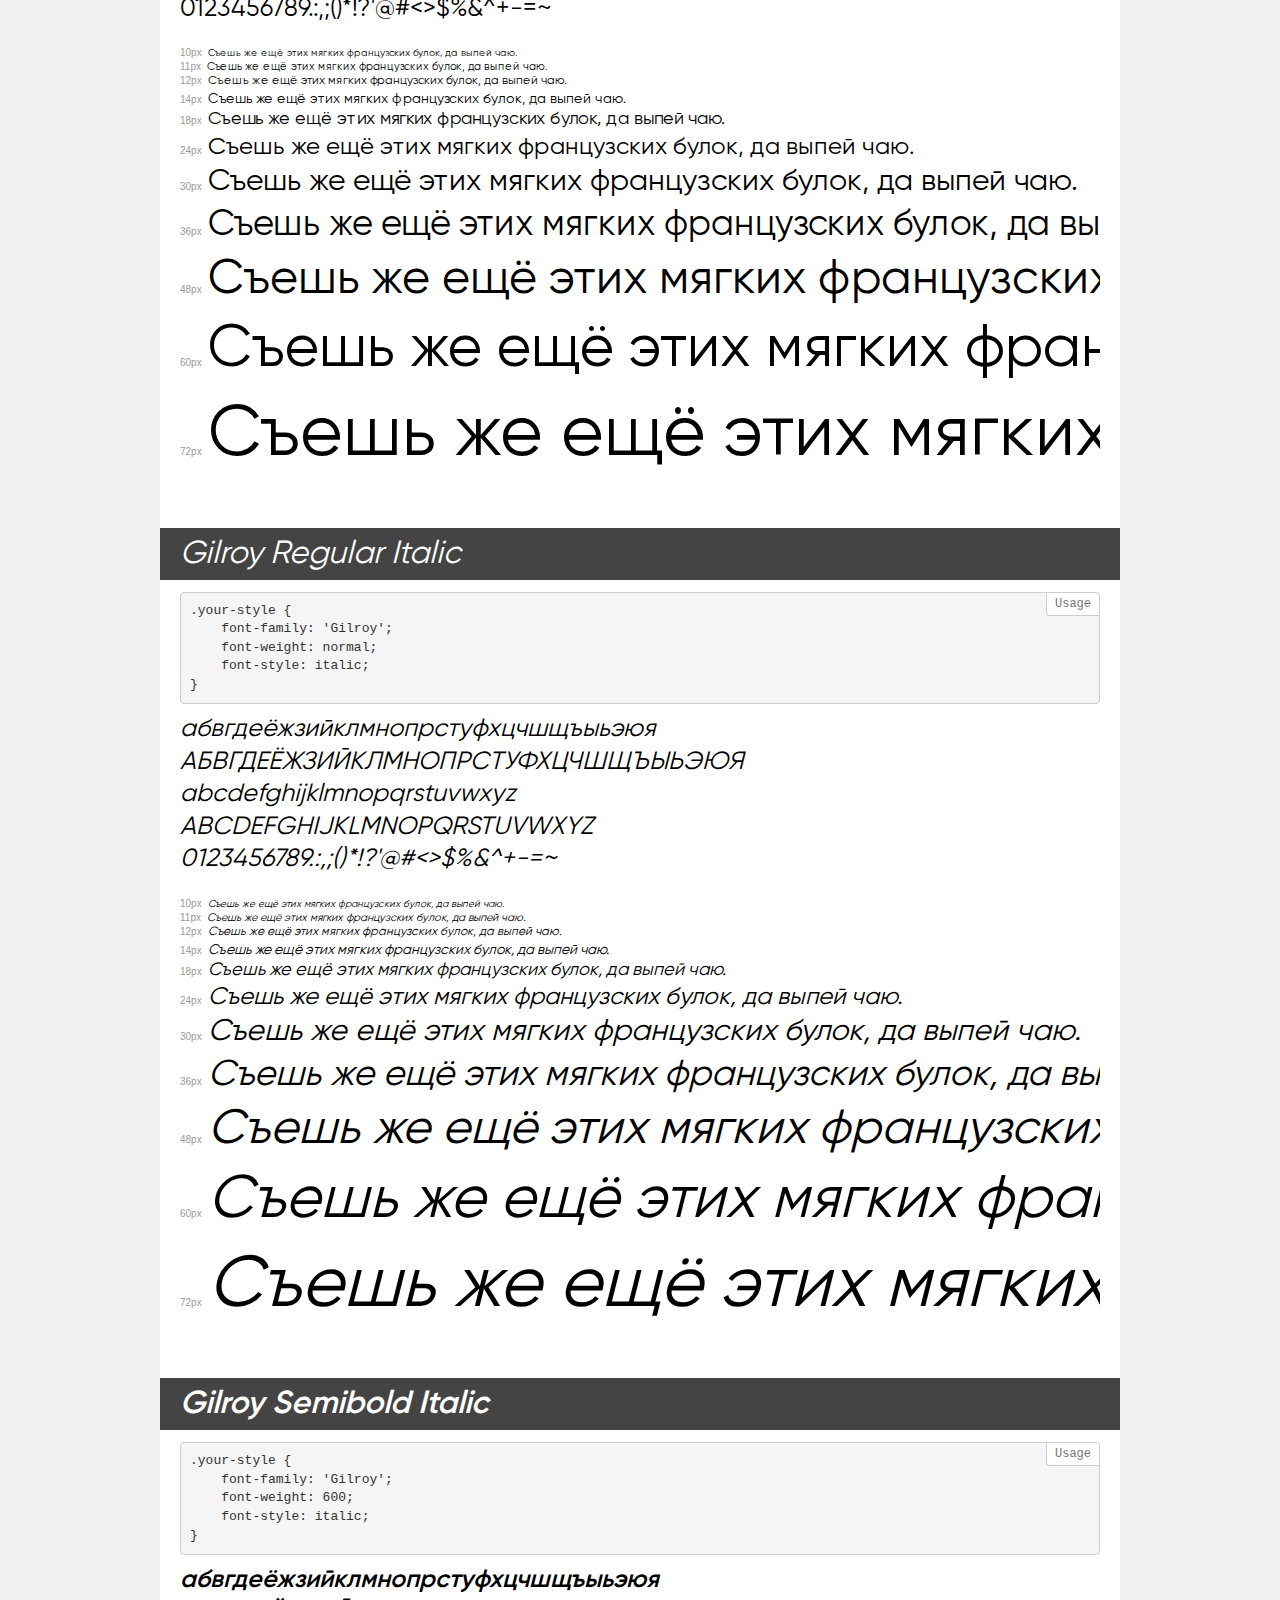
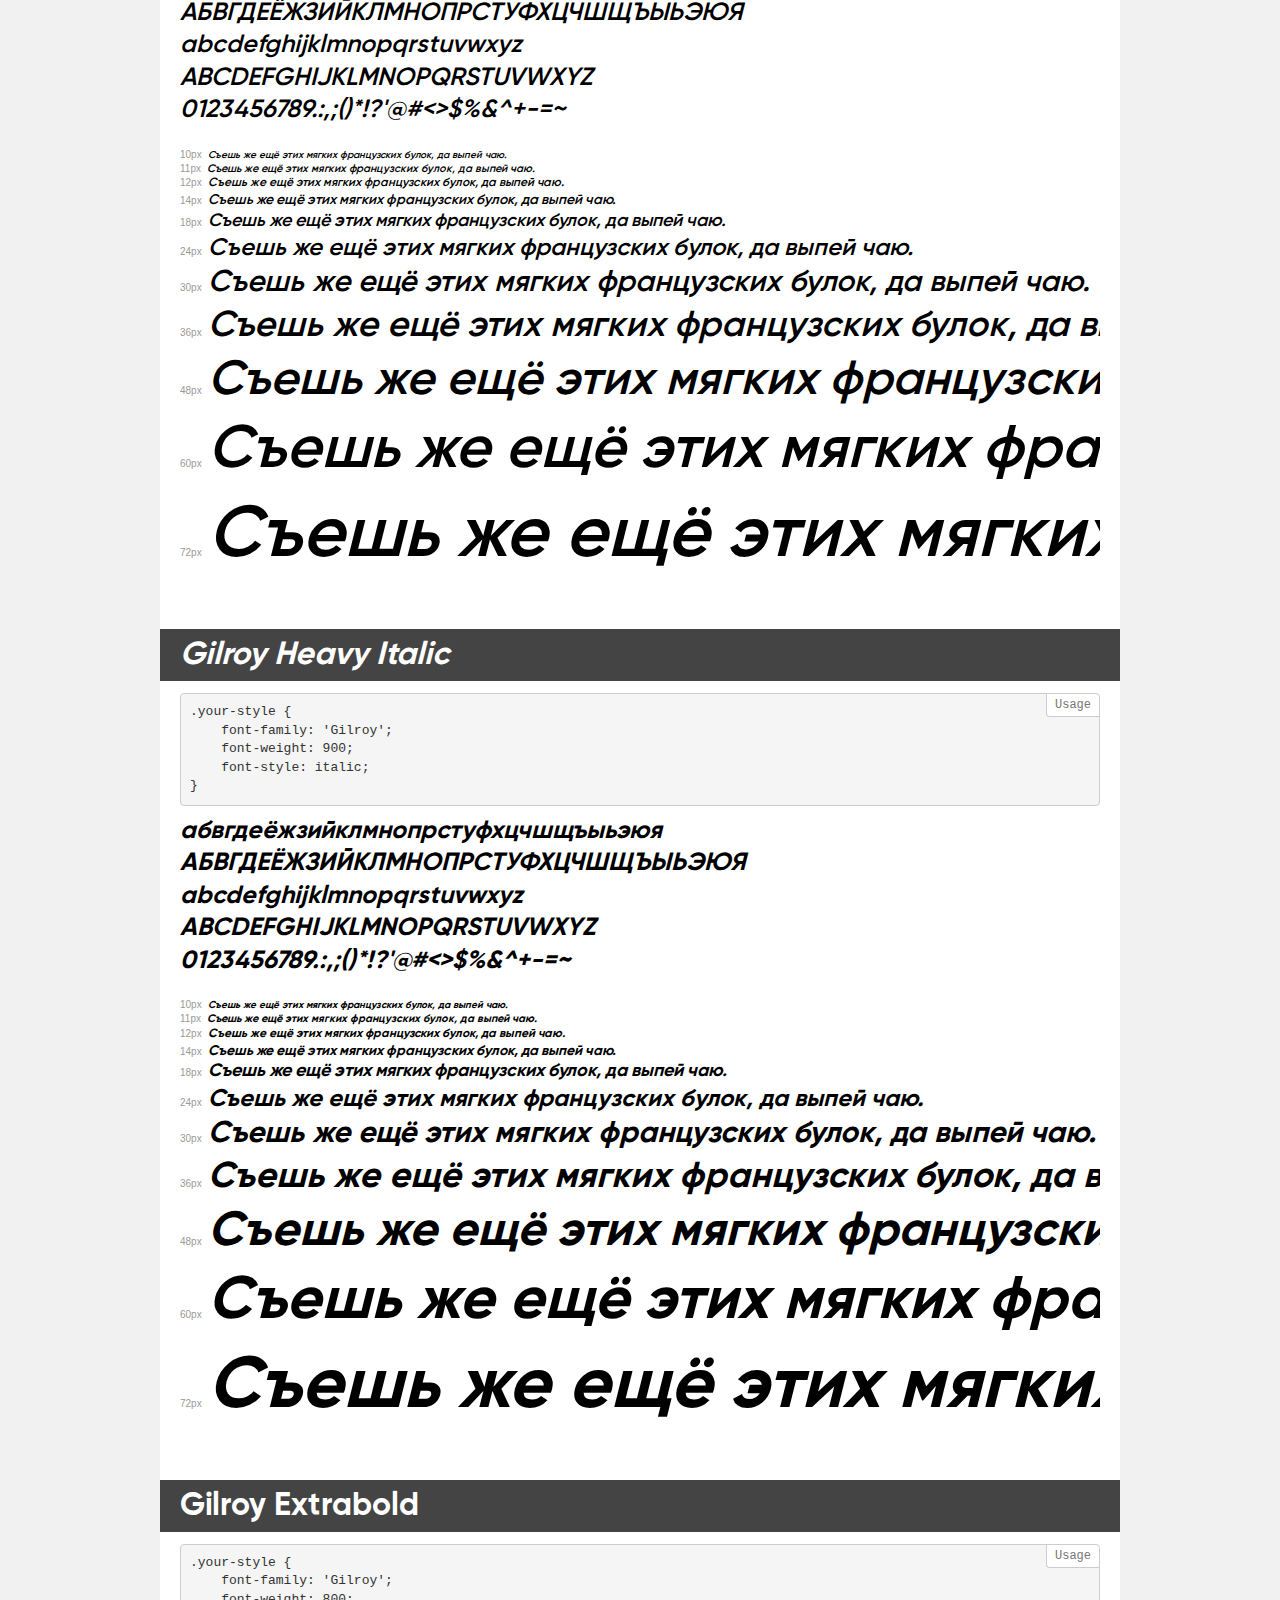
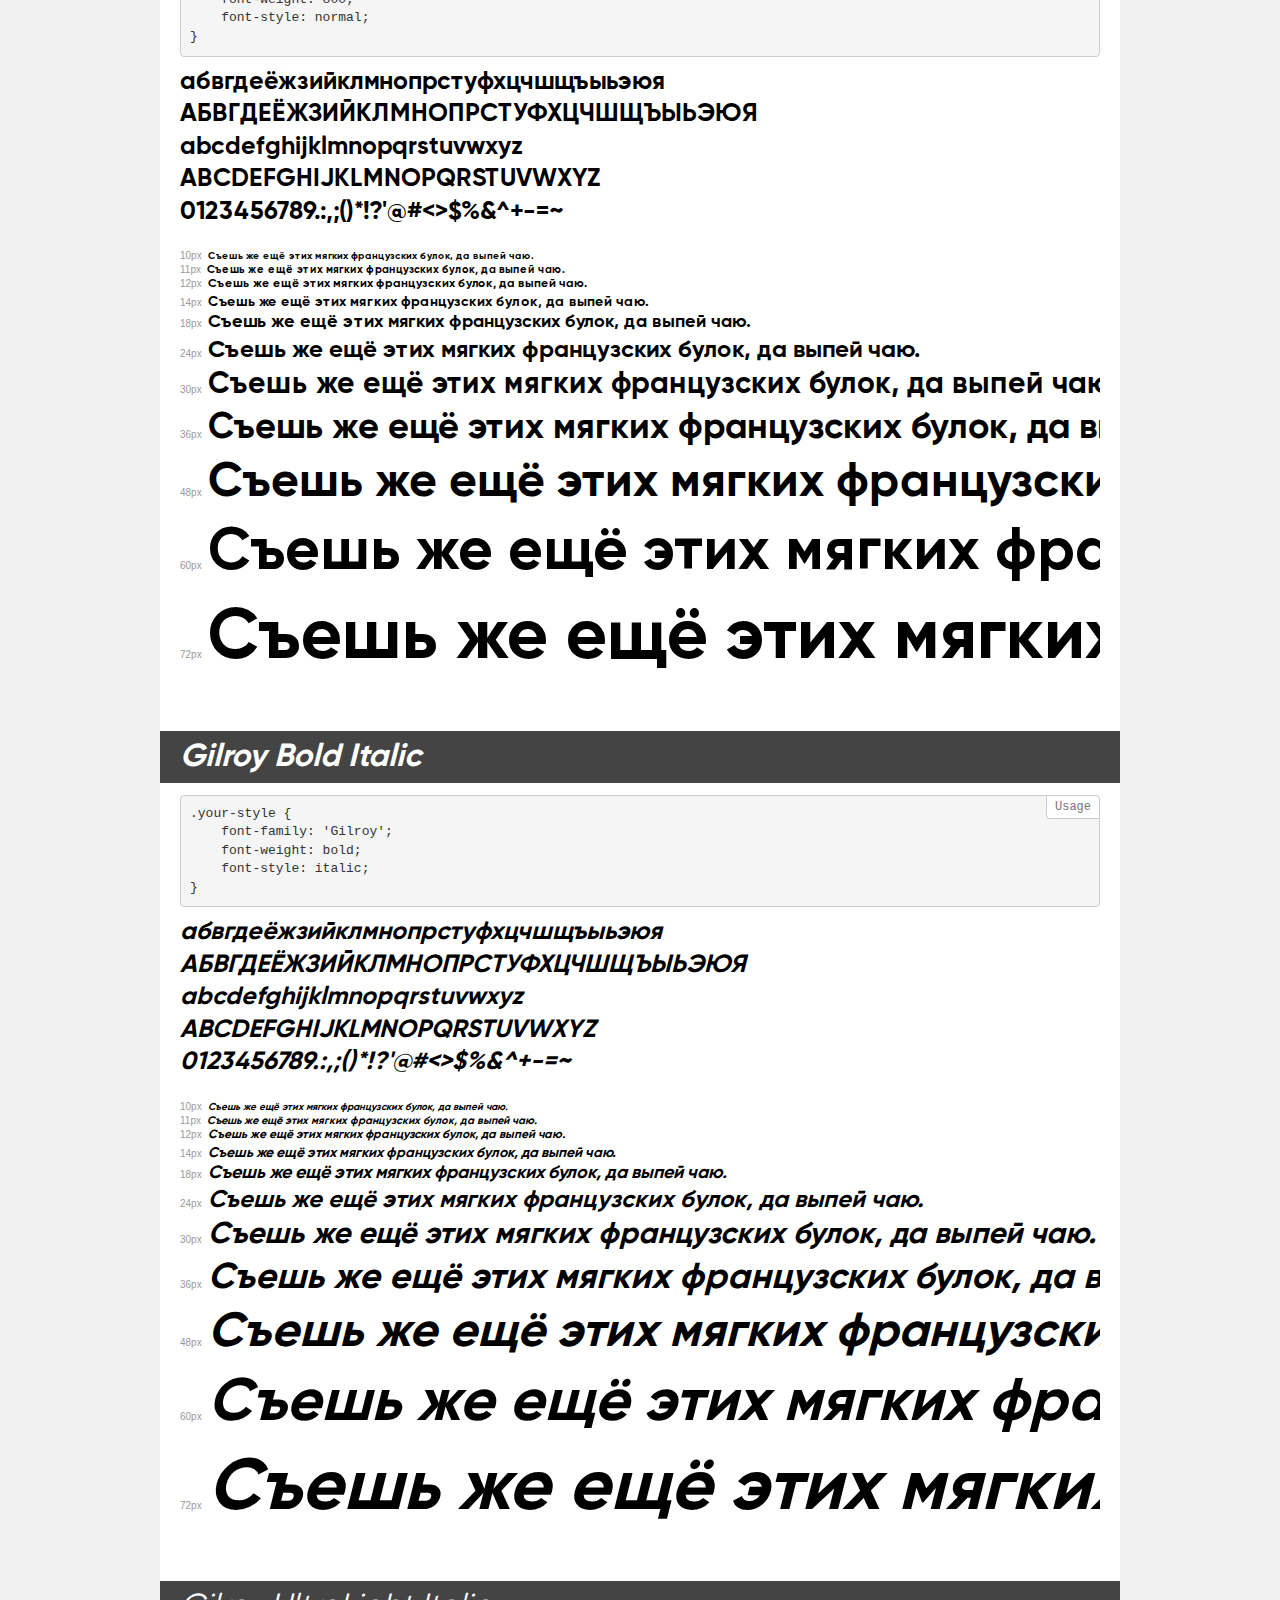
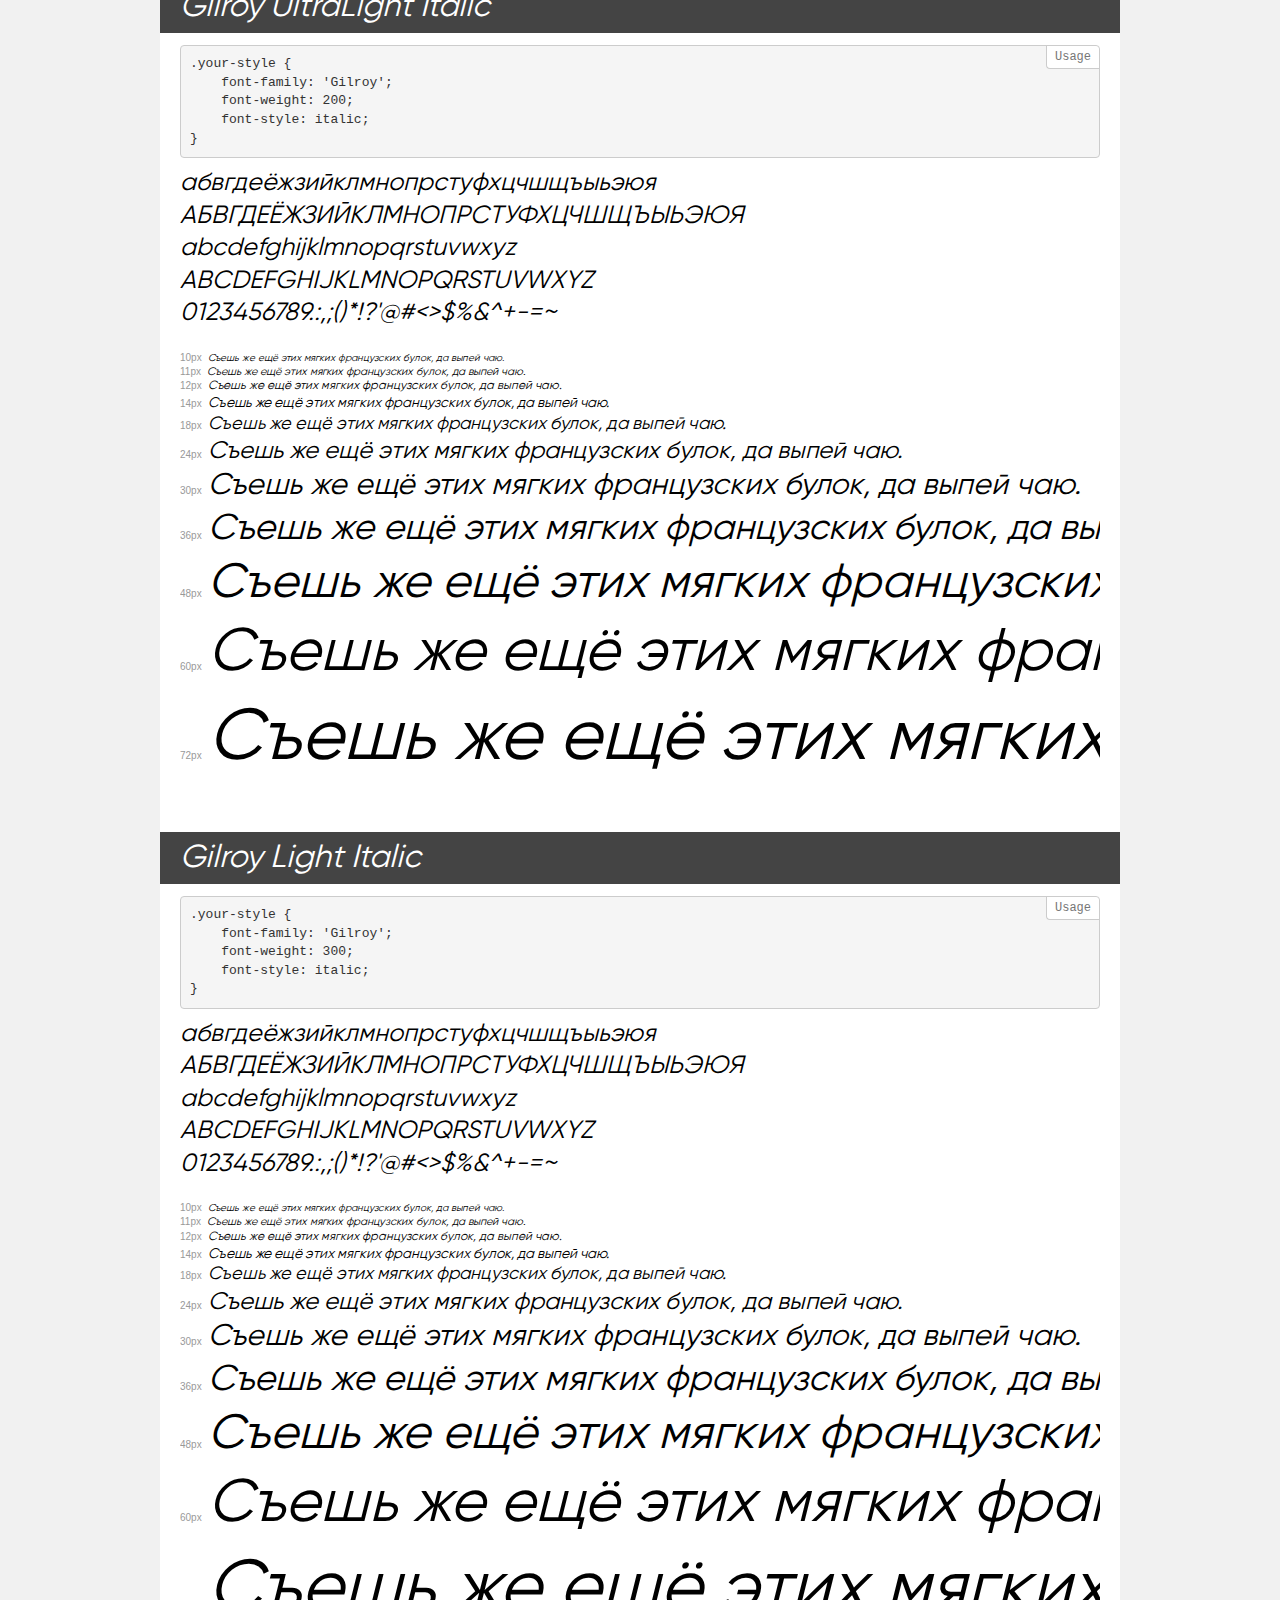
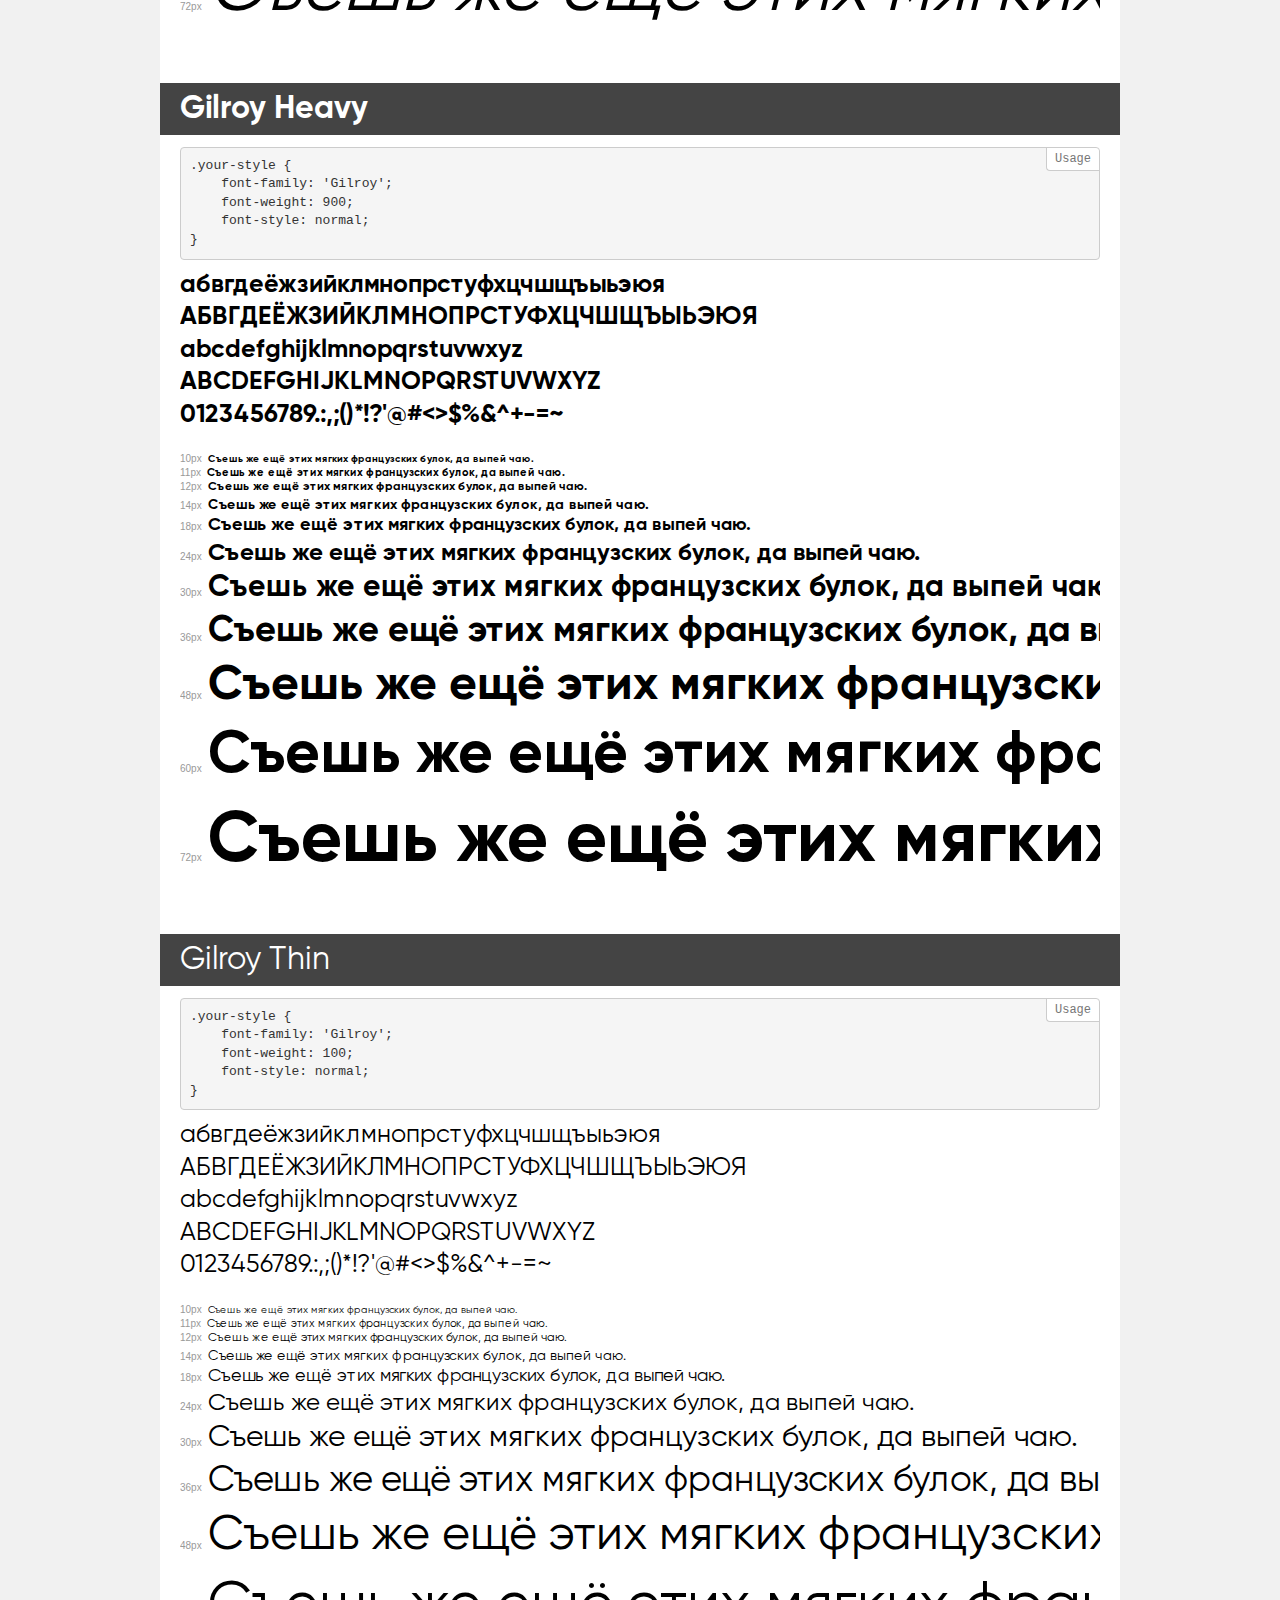
<file: fonts/Gilroy/demo.html>
<!DOCTYPE html>
<html>
<head>
    <meta charset="utf-8">
    <meta http-equiv="X-UA-Compatible" content="IE=edge">
    <meta name="viewport" content="width=device-width, initial-scale=1">
    <meta name="robots" content="noindex, noarchive">
    <meta name="format-detection" content="telephone=no">
    <title>Transfonter demo</title>
    <link href="stylesheet.css" rel="stylesheet">
    <style>
        /*
        http://meyerweb.com/eric/tools/css/reset/
        v2.0 | 20110126
        License: none (public domain)
        */
        html, body, div, span, applet, object, iframe,
        h1, h2, h3, h4, h5, h6, p, blockquote, pre,
        a, abbr, acronym, address, big, cite, code,
        del, dfn, em, img, ins, kbd, q, s, samp,
        small, strike, strong, sub, sup, tt, var,
        b, u, i, center,
        dl, dt, dd, ol, ul, li,
        fieldset, form, label, legend,
        table, caption, tbody, tfoot, thead, tr, th, td,
        article, aside, canvas, details, embed,
        figure, figcaption, footer, header, hgroup,
        menu, nav, output, ruby, section, summary,
        time, mark, audio, video {
            margin: 0;
            padding: 0;
            border: 0;
            font-size: 100%;
            font: inherit;
            vertical-align: baseline;
        }
        /* HTML5 display-role reset for older browsers */
        article, aside, details, figcaption, figure,
        footer, header, hgroup, menu, nav, section {
            display: block;
        }
        body {
            line-height: 1;
        }
        ol, ul {
            list-style: none;
        }
        blockquote, q {
            quotes: none;
        }
        blockquote:before, blockquote:after,
        q:before, q:after {
            content: '';
            content: none;
        }
        table {
            border-collapse: collapse;
            border-spacing: 0;
        }
        /* common styles */
        body {
            background: #f1f1f1;
            color: #000;
        }
        .page {
            background: #fff;
            width: 920px;
            margin: 0 auto;
            padding: 20px 20px 0 20px;
            overflow: hidden;
        }
        .font-container {
            overflow-x: auto;
            overflow-y: hidden;
            margin-bottom: 40px;
            line-height: 1.3;
            white-space: nowrap;
            padding-bottom: 5px;
        }
        h1 {
            position: relative;
            background: #444;
            font-size: 32px;
            color: #fff;
            padding: 10px 20px;
            margin: 0 -20px 12px -20px;
        }
        .letters {
            font-size: 25px;
            margin-bottom: 20px;
        }
        .s10:before {
            content: '10px';
        }
        .s11:before {
            content: '11px';
        }
        .s12:before {
            content: '12px';
        }
        .s14:before {
            content: '14px';
        }
        .s18:before {
            content: '18px';
        }
        .s24:before {
            content: '24px';
        }
        .s30:before {
            content: '30px';
        }
        .s36:before {
            content: '36px';
        }
        .s48:before {
            content: '48px';
        }
        .s60:before {
            content: '60px';
        }
        .s72:before {
            content: '72px';
        }
        .s10:before, .s11:before, .s12:before, .s14:before,
        .s18:before, .s24:before, .s30:before, .s36:before,
        .s48:before, .s60:before, .s72:before {
            font-family: Arial, sans-serif;
            font-size: 10px;
            font-weight: normal;
            font-style: normal;
            color: #999;
            padding-right: 6px;
        }
        pre {
            display: block;
            position: relative;
            padding: 9px;
            margin: 0 0 10px;
            font-family: Monaco, Menlo, Consolas, "Courier New", monospace !important;
            font-size: 13px;
            line-height: 1.428571429;
            color: #333;
            font-weight: normal !important;
            font-style: normal !important;
            background-color: #f5f5f5;
            border: 1px solid #ccc;
            overflow-x: auto;
            border-radius: 4px;
        }
        pre:after {
            display: block;
            position: absolute;
            right: 0;
            top: 0;
            content: 'Usage';
            line-height: 1;
            padding: 5px 8px;
            font-size: 12px;
            color: #767676;
            background-color: #fff;
            border: 1px solid #ccc;
            border-right: none;
            border-top: none;
            border-radius: 0 4px 0 4px;
            z-index: 10;
        }
        /* responsive */
        @media (max-width: 959px) {
            .page {
                width: auto;
                margin: 0;
            }
        }
    </style>
</head>
<body>
<div class="page">
    <div class="demo" style="font-family: 'Gilroy'; font-weight: normal; font-style: normal;">
        <h1>Gilroy Regular</h1>
        <pre>.your-style {
    font-family: 'Gilroy';
    font-weight: normal;
    font-style: normal;
}</pre>
        <div class="font-container">
            <p class="letters">
                абвгдеёжзийклмнопрстуфхцчшщъыьэюя<br>
АБВГДЕЁЖЗИЙКЛМНОПРСТУФХЦЧШЩЪЫЬЭЮЯ<br>
abcdefghijklmnopqrstuvwxyz<br>
ABCDEFGHIJKLMNOPQRSTUVWXYZ<br>
                0123456789.:,;()*!?'@#<>$%&^+-=~
            </p>
            <p class="s10" style="font-size: 10px;">Съешь же ещё этих мягких французских булок, да выпей чаю.</p>
            <p class="s11" style="font-size: 11px;">Съешь же ещё этих мягких французских булок, да выпей чаю.</p>
            <p class="s12" style="font-size: 12px;">Съешь же ещё этих мягких французских булок, да выпей чаю.</p>
            <p class="s14" style="font-size: 14px;">Съешь же ещё этих мягких французских булок, да выпей чаю.</p>
            <p class="s18" style="font-size: 18px;">Съешь же ещё этих мягких французских булок, да выпей чаю.</p>
            <p class="s24" style="font-size: 24px;">Съешь же ещё этих мягких французских булок, да выпей чаю.</p>
            <p class="s30" style="font-size: 30px;">Съешь же ещё этих мягких французских булок, да выпей чаю.</p>
            <p class="s36" style="font-size: 36px;">Съешь же ещё этих мягких французских булок, да выпей чаю.</p>
            <p class="s48" style="font-size: 48px;">Съешь же ещё этих мягких французских булок, да выпей чаю.</p>
            <p class="s60" style="font-size: 60px;">Съешь же ещё этих мягких французских булок, да выпей чаю.</p>
            <p class="s72" style="font-size: 72px;">Съешь же ещё этих мягких французских булок, да выпей чаю.</p>
        </div>
    </div>
    <div class="demo" style="font-family: 'Gilroy'; font-weight: 800; font-style: italic;">
        <h1>Gilroy Extrabold Italic</h1>
        <pre>.your-style {
    font-family: 'Gilroy';
    font-weight: 800;
    font-style: italic;
}</pre>
        <div class="font-container">
            <p class="letters">
                абвгдеёжзийклмнопрстуфхцчшщъыьэюя<br>
АБВГДЕЁЖЗИЙКЛМНОПРСТУФХЦЧШЩЪЫЬЭЮЯ<br>
abcdefghijklmnopqrstuvwxyz<br>
ABCDEFGHIJKLMNOPQRSTUVWXYZ<br>
                0123456789.:,;()*!?'@#<>$%&^+-=~
            </p>
            <p class="s10" style="font-size: 10px;">Съешь же ещё этих мягких французских булок, да выпей чаю.</p>
            <p class="s11" style="font-size: 11px;">Съешь же ещё этих мягких французских булок, да выпей чаю.</p>
            <p class="s12" style="font-size: 12px;">Съешь же ещё этих мягких французских булок, да выпей чаю.</p>
            <p class="s14" style="font-size: 14px;">Съешь же ещё этих мягких французских булок, да выпей чаю.</p>
            <p class="s18" style="font-size: 18px;">Съешь же ещё этих мягких французских булок, да выпей чаю.</p>
            <p class="s24" style="font-size: 24px;">Съешь же ещё этих мягких французских булок, да выпей чаю.</p>
            <p class="s30" style="font-size: 30px;">Съешь же ещё этих мягких французских булок, да выпей чаю.</p>
            <p class="s36" style="font-size: 36px;">Съешь же ещё этих мягких французских булок, да выпей чаю.</p>
            <p class="s48" style="font-size: 48px;">Съешь же ещё этих мягких французских булок, да выпей чаю.</p>
            <p class="s60" style="font-size: 60px;">Съешь же ещё этих мягких французских булок, да выпей чаю.</p>
            <p class="s72" style="font-size: 72px;">Съешь же ещё этих мягких французских булок, да выпей чаю.</p>
        </div>
    </div>
    <div class="demo" style="font-family: 'Gilroy'; font-weight: bold; font-style: normal;">
        <h1>Gilroy Bold</h1>
        <pre>.your-style {
    font-family: 'Gilroy';
    font-weight: bold;
    font-style: normal;
}</pre>
        <div class="font-container">
            <p class="letters">
                абвгдеёжзийклмнопрстуфхцчшщъыьэюя<br>
АБВГДЕЁЖЗИЙКЛМНОПРСТУФХЦЧШЩЪЫЬЭЮЯ<br>
abcdefghijklmnopqrstuvwxyz<br>
ABCDEFGHIJKLMNOPQRSTUVWXYZ<br>
                0123456789.:,;()*!?'@#<>$%&^+-=~
            </p>
            <p class="s10" style="font-size: 10px;">Съешь же ещё этих мягких французских булок, да выпей чаю.</p>
            <p class="s11" style="font-size: 11px;">Съешь же ещё этих мягких французских булок, да выпей чаю.</p>
            <p class="s12" style="font-size: 12px;">Съешь же ещё этих мягких французских булок, да выпей чаю.</p>
            <p class="s14" style="font-size: 14px;">Съешь же ещё этих мягких французских булок, да выпей чаю.</p>
            <p class="s18" style="font-size: 18px;">Съешь же ещё этих мягких французских булок, да выпей чаю.</p>
            <p class="s24" style="font-size: 24px;">Съешь же ещё этих мягких французских булок, да выпей чаю.</p>
            <p class="s30" style="font-size: 30px;">Съешь же ещё этих мягких французских булок, да выпей чаю.</p>
            <p class="s36" style="font-size: 36px;">Съешь же ещё этих мягких французских булок, да выпей чаю.</p>
            <p class="s48" style="font-size: 48px;">Съешь же ещё этих мягких французских булок, да выпей чаю.</p>
            <p class="s60" style="font-size: 60px;">Съешь же ещё этих мягких французских булок, да выпей чаю.</p>
            <p class="s72" style="font-size: 72px;">Съешь же ещё этих мягких французских булок, да выпей чаю.</p>
        </div>
    </div>
    <div class="demo" style="font-family: 'Gilroy'; font-weight: 900; font-style: normal;">
        <h1>Gilroy Black</h1>
        <pre>.your-style {
    font-family: 'Gilroy';
    font-weight: 900;
    font-style: normal;
}</pre>
        <div class="font-container">
            <p class="letters">
                абвгдеёжзийклмнопрстуфхцчшщъыьэюя<br>
АБВГДЕЁЖЗИЙКЛМНОПРСТУФХЦЧШЩЪЫЬЭЮЯ<br>
abcdefghijklmnopqrstuvwxyz<br>
ABCDEFGHIJKLMNOPQRSTUVWXYZ<br>
                0123456789.:,;()*!?'@#<>$%&^+-=~
            </p>
            <p class="s10" style="font-size: 10px;">Съешь же ещё этих мягких французских булок, да выпей чаю.</p>
            <p class="s11" style="font-size: 11px;">Съешь же ещё этих мягких французских булок, да выпей чаю.</p>
            <p class="s12" style="font-size: 12px;">Съешь же ещё этих мягких французских булок, да выпей чаю.</p>
            <p class="s14" style="font-size: 14px;">Съешь же ещё этих мягких французских булок, да выпей чаю.</p>
            <p class="s18" style="font-size: 18px;">Съешь же ещё этих мягких французских булок, да выпей чаю.</p>
            <p class="s24" style="font-size: 24px;">Съешь же ещё этих мягких французских булок, да выпей чаю.</p>
            <p class="s30" style="font-size: 30px;">Съешь же ещё этих мягких французских булок, да выпей чаю.</p>
            <p class="s36" style="font-size: 36px;">Съешь же ещё этих мягких французских булок, да выпей чаю.</p>
            <p class="s48" style="font-size: 48px;">Съешь же ещё этих мягких французских булок, да выпей чаю.</p>
            <p class="s60" style="font-size: 60px;">Съешь же ещё этих мягких французских булок, да выпей чаю.</p>
            <p class="s72" style="font-size: 72px;">Съешь же ещё этих мягких французских булок, да выпей чаю.</p>
        </div>
    </div>
    <div class="demo" style="font-family: 'Gilroy'; font-weight: 300; font-style: normal;">
        <h1>Gilroy Light</h1>
        <pre>.your-style {
    font-family: 'Gilroy';
    font-weight: 300;
    font-style: normal;
}</pre>
        <div class="font-container">
            <p class="letters">
                абвгдеёжзийклмнопрстуфхцчшщъыьэюя<br>
АБВГДЕЁЖЗИЙКЛМНОПРСТУФХЦЧШЩЪЫЬЭЮЯ<br>
abcdefghijklmnopqrstuvwxyz<br>
ABCDEFGHIJKLMNOPQRSTUVWXYZ<br>
                0123456789.:,;()*!?'@#<>$%&^+-=~
            </p>
            <p class="s10" style="font-size: 10px;">Съешь же ещё этих мягких французских булок, да выпей чаю.</p>
            <p class="s11" style="font-size: 11px;">Съешь же ещё этих мягких французских булок, да выпей чаю.</p>
            <p class="s12" style="font-size: 12px;">Съешь же ещё этих мягких французских булок, да выпей чаю.</p>
            <p class="s14" style="font-size: 14px;">Съешь же ещё этих мягких французских булок, да выпей чаю.</p>
            <p class="s18" style="font-size: 18px;">Съешь же ещё этих мягких французских булок, да выпей чаю.</p>
            <p class="s24" style="font-size: 24px;">Съешь же ещё этих мягких французских булок, да выпей чаю.</p>
            <p class="s30" style="font-size: 30px;">Съешь же ещё этих мягких французских булок, да выпей чаю.</p>
            <p class="s36" style="font-size: 36px;">Съешь же ещё этих мягких французских булок, да выпей чаю.</p>
            <p class="s48" style="font-size: 48px;">Съешь же ещё этих мягких французских булок, да выпей чаю.</p>
            <p class="s60" style="font-size: 60px;">Съешь же ещё этих мягких французских булок, да выпей чаю.</p>
            <p class="s72" style="font-size: 72px;">Съешь же ещё этих мягких французских булок, да выпей чаю.</p>
        </div>
    </div>
    <div class="demo" style="font-family: 'Gilroy'; font-weight: 600; font-style: normal;">
        <h1>Gilroy Semibold</h1>
        <pre>.your-style {
    font-family: 'Gilroy';
    font-weight: 600;
    font-style: normal;
}</pre>
        <div class="font-container">
            <p class="letters">
                абвгдеёжзийклмнопрстуфхцчшщъыьэюя<br>
АБВГДЕЁЖЗИЙКЛМНОПРСТУФХЦЧШЩЪЫЬЭЮЯ<br>
abcdefghijklmnopqrstuvwxyz<br>
ABCDEFGHIJKLMNOPQRSTUVWXYZ<br>
                0123456789.:,;()*!?'@#<>$%&^+-=~
            </p>
            <p class="s10" style="font-size: 10px;">Съешь же ещё этих мягких французских булок, да выпей чаю.</p>
            <p class="s11" style="font-size: 11px;">Съешь же ещё этих мягких французских булок, да выпей чаю.</p>
            <p class="s12" style="font-size: 12px;">Съешь же ещё этих мягких французских булок, да выпей чаю.</p>
            <p class="s14" style="font-size: 14px;">Съешь же ещё этих мягких французских булок, да выпей чаю.</p>
            <p class="s18" style="font-size: 18px;">Съешь же ещё этих мягких французских булок, да выпей чаю.</p>
            <p class="s24" style="font-size: 24px;">Съешь же ещё этих мягких французских булок, да выпей чаю.</p>
            <p class="s30" style="font-size: 30px;">Съешь же ещё этих мягких французских булок, да выпей чаю.</p>
            <p class="s36" style="font-size: 36px;">Съешь же ещё этих мягких французских булок, да выпей чаю.</p>
            <p class="s48" style="font-size: 48px;">Съешь же ещё этих мягких французских булок, да выпей чаю.</p>
            <p class="s60" style="font-size: 60px;">Съешь же ещё этих мягких французских булок, да выпей чаю.</p>
            <p class="s72" style="font-size: 72px;">Съешь же ещё этих мягких французских булок, да выпей чаю.</p>
        </div>
    </div>
    <div class="demo" style="font-family: 'Gilroy'; font-weight: 500; font-style: normal;">
        <h1>Gilroy Medium</h1>
        <pre>.your-style {
    font-family: 'Gilroy';
    font-weight: 500;
    font-style: normal;
}</pre>
        <div class="font-container">
            <p class="letters">
                абвгдеёжзийклмнопрстуфхцчшщъыьэюя<br>
АБВГДЕЁЖЗИЙКЛМНОПРСТУФХЦЧШЩЪЫЬЭЮЯ<br>
abcdefghijklmnopqrstuvwxyz<br>
ABCDEFGHIJKLMNOPQRSTUVWXYZ<br>
                0123456789.:,;()*!?'@#<>$%&^+-=~
            </p>
            <p class="s10" style="font-size: 10px;">Съешь же ещё этих мягких французских булок, да выпей чаю.</p>
            <p class="s11" style="font-size: 11px;">Съешь же ещё этих мягких французских булок, да выпей чаю.</p>
            <p class="s12" style="font-size: 12px;">Съешь же ещё этих мягких французских булок, да выпей чаю.</p>
            <p class="s14" style="font-size: 14px;">Съешь же ещё этих мягких французских булок, да выпей чаю.</p>
            <p class="s18" style="font-size: 18px;">Съешь же ещё этих мягких французских булок, да выпей чаю.</p>
            <p class="s24" style="font-size: 24px;">Съешь же ещё этих мягких французских булок, да выпей чаю.</p>
            <p class="s30" style="font-size: 30px;">Съешь же ещё этих мягких французских булок, да выпей чаю.</p>
            <p class="s36" style="font-size: 36px;">Съешь же ещё этих мягких французских булок, да выпей чаю.</p>
            <p class="s48" style="font-size: 48px;">Съешь же ещё этих мягких французских булок, да выпей чаю.</p>
            <p class="s60" style="font-size: 60px;">Съешь же ещё этих мягких французских булок, да выпей чаю.</p>
            <p class="s72" style="font-size: 72px;">Съешь же ещё этих мягких французских булок, да выпей чаю.</p>
        </div>
    </div>
    <div class="demo" style="font-family: 'Gilroy'; font-weight: 500; font-style: italic;">
        <h1>Gilroy Medium Italic</h1>
        <pre>.your-style {
    font-family: 'Gilroy';
    font-weight: 500;
    font-style: italic;
}</pre>
        <div class="font-container">
            <p class="letters">
                абвгдеёжзийклмнопрстуфхцчшщъыьэюя<br>
АБВГДЕЁЖЗИЙКЛМНОПРСТУФХЦЧШЩЪЫЬЭЮЯ<br>
abcdefghijklmnopqrstuvwxyz<br>
ABCDEFGHIJKLMNOPQRSTUVWXYZ<br>
                0123456789.:,;()*!?'@#<>$%&^+-=~
            </p>
            <p class="s10" style="font-size: 10px;">Съешь же ещё этих мягких французских булок, да выпей чаю.</p>
            <p class="s11" style="font-size: 11px;">Съешь же ещё этих мягких французских булок, да выпей чаю.</p>
            <p class="s12" style="font-size: 12px;">Съешь же ещё этих мягких французских булок, да выпей чаю.</p>
            <p class="s14" style="font-size: 14px;">Съешь же ещё этих мягких французских булок, да выпей чаю.</p>
            <p class="s18" style="font-size: 18px;">Съешь же ещё этих мягких французских булок, да выпей чаю.</p>
            <p class="s24" style="font-size: 24px;">Съешь же ещё этих мягких французских булок, да выпей чаю.</p>
            <p class="s30" style="font-size: 30px;">Съешь же ещё этих мягких французских булок, да выпей чаю.</p>
            <p class="s36" style="font-size: 36px;">Съешь же ещё этих мягких французских булок, да выпей чаю.</p>
            <p class="s48" style="font-size: 48px;">Съешь же ещё этих мягких французских булок, да выпей чаю.</p>
            <p class="s60" style="font-size: 60px;">Съешь же ещё этих мягких французских булок, да выпей чаю.</p>
            <p class="s72" style="font-size: 72px;">Съешь же ещё этих мягких французских булок, да выпей чаю.</p>
        </div>
    </div>
    <div class="demo" style="font-family: 'Gilroy'; font-weight: 900; font-style: italic;">
        <h1>Gilroy Black Italic</h1>
        <pre>.your-style {
    font-family: 'Gilroy';
    font-weight: 900;
    font-style: italic;
}</pre>
        <div class="font-container">
            <p class="letters">
                абвгдеёжзийклмнопрстуфхцчшщъыьэюя<br>
АБВГДЕЁЖЗИЙКЛМНОПРСТУФХЦЧШЩЪЫЬЭЮЯ<br>
abcdefghijklmnopqrstuvwxyz<br>
ABCDEFGHIJKLMNOPQRSTUVWXYZ<br>
                0123456789.:,;()*!?'@#<>$%&^+-=~
            </p>
            <p class="s10" style="font-size: 10px;">Съешь же ещё этих мягких французских булок, да выпей чаю.</p>
            <p class="s11" style="font-size: 11px;">Съешь же ещё этих мягких французских булок, да выпей чаю.</p>
            <p class="s12" style="font-size: 12px;">Съешь же ещё этих мягких французских булок, да выпей чаю.</p>
            <p class="s14" style="font-size: 14px;">Съешь же ещё этих мягких французских булок, да выпей чаю.</p>
            <p class="s18" style="font-size: 18px;">Съешь же ещё этих мягких французских булок, да выпей чаю.</p>
            <p class="s24" style="font-size: 24px;">Съешь же ещё этих мягких французских булок, да выпей чаю.</p>
            <p class="s30" style="font-size: 30px;">Съешь же ещё этих мягких французских булок, да выпей чаю.</p>
            <p class="s36" style="font-size: 36px;">Съешь же ещё этих мягких французских булок, да выпей чаю.</p>
            <p class="s48" style="font-size: 48px;">Съешь же ещё этих мягких французских булок, да выпей чаю.</p>
            <p class="s60" style="font-size: 60px;">Съешь же ещё этих мягких французских булок, да выпей чаю.</p>
            <p class="s72" style="font-size: 72px;">Съешь же ещё этих мягких французских булок, да выпей чаю.</p>
        </div>
    </div>
    <div class="demo" style="font-family: 'Gilroy'; font-weight: 200; font-style: normal;">
        <h1>Gilroy UltraLight</h1>
        <pre>.your-style {
    font-family: 'Gilroy';
    font-weight: 200;
    font-style: normal;
}</pre>
        <div class="font-container">
            <p class="letters">
                абвгдеёжзийклмнопрстуфхцчшщъыьэюя<br>
АБВГДЕЁЖЗИЙКЛМНОПРСТУФХЦЧШЩЪЫЬЭЮЯ<br>
abcdefghijklmnopqrstuvwxyz<br>
ABCDEFGHIJKLMNOPQRSTUVWXYZ<br>
                0123456789.:,;()*!?'@#<>$%&^+-=~
            </p>
            <p class="s10" style="font-size: 10px;">Съешь же ещё этих мягких французских булок, да выпей чаю.</p>
            <p class="s11" style="font-size: 11px;">Съешь же ещё этих мягких французских булок, да выпей чаю.</p>
            <p class="s12" style="font-size: 12px;">Съешь же ещё этих мягких французских булок, да выпей чаю.</p>
            <p class="s14" style="font-size: 14px;">Съешь же ещё этих мягких французских булок, да выпей чаю.</p>
            <p class="s18" style="font-size: 18px;">Съешь же ещё этих мягких французских булок, да выпей чаю.</p>
            <p class="s24" style="font-size: 24px;">Съешь же ещё этих мягких французских булок, да выпей чаю.</p>
            <p class="s30" style="font-size: 30px;">Съешь же ещё этих мягких французских булок, да выпей чаю.</p>
            <p class="s36" style="font-size: 36px;">Съешь же ещё этих мягких французских булок, да выпей чаю.</p>
            <p class="s48" style="font-size: 48px;">Съешь же ещё этих мягких французских булок, да выпей чаю.</p>
            <p class="s60" style="font-size: 60px;">Съешь же ещё этих мягких французских булок, да выпей чаю.</p>
            <p class="s72" style="font-size: 72px;">Съешь же ещё этих мягких французских булок, да выпей чаю.</p>
        </div>
    </div>
    <div class="demo" style="font-family: 'Gilroy'; font-weight: normal; font-style: italic;">
        <h1>Gilroy Regular Italic</h1>
        <pre>.your-style {
    font-family: 'Gilroy';
    font-weight: normal;
    font-style: italic;
}</pre>
        <div class="font-container">
            <p class="letters">
                абвгдеёжзийклмнопрстуфхцчшщъыьэюя<br>
АБВГДЕЁЖЗИЙКЛМНОПРСТУФХЦЧШЩЪЫЬЭЮЯ<br>
abcdefghijklmnopqrstuvwxyz<br>
ABCDEFGHIJKLMNOPQRSTUVWXYZ<br>
                0123456789.:,;()*!?'@#<>$%&^+-=~
            </p>
            <p class="s10" style="font-size: 10px;">Съешь же ещё этих мягких французских булок, да выпей чаю.</p>
            <p class="s11" style="font-size: 11px;">Съешь же ещё этих мягких французских булок, да выпей чаю.</p>
            <p class="s12" style="font-size: 12px;">Съешь же ещё этих мягких французских булок, да выпей чаю.</p>
            <p class="s14" style="font-size: 14px;">Съешь же ещё этих мягких французских булок, да выпей чаю.</p>
            <p class="s18" style="font-size: 18px;">Съешь же ещё этих мягких французских булок, да выпей чаю.</p>
            <p class="s24" style="font-size: 24px;">Съешь же ещё этих мягких французских булок, да выпей чаю.</p>
            <p class="s30" style="font-size: 30px;">Съешь же ещё этих мягких французских булок, да выпей чаю.</p>
            <p class="s36" style="font-size: 36px;">Съешь же ещё этих мягких французских булок, да выпей чаю.</p>
            <p class="s48" style="font-size: 48px;">Съешь же ещё этих мягких французских булок, да выпей чаю.</p>
            <p class="s60" style="font-size: 60px;">Съешь же ещё этих мягких французских булок, да выпей чаю.</p>
            <p class="s72" style="font-size: 72px;">Съешь же ещё этих мягких французских булок, да выпей чаю.</p>
        </div>
    </div>
    <div class="demo" style="font-family: 'Gilroy'; font-weight: 600; font-style: italic;">
        <h1>Gilroy Semibold Italic</h1>
        <pre>.your-style {
    font-family: 'Gilroy';
    font-weight: 600;
    font-style: italic;
}</pre>
        <div class="font-container">
            <p class="letters">
                абвгдеёжзийклмнопрстуфхцчшщъыьэюя<br>
АБВГДЕЁЖЗИЙКЛМНОПРСТУФХЦЧШЩЪЫЬЭЮЯ<br>
abcdefghijklmnopqrstuvwxyz<br>
ABCDEFGHIJKLMNOPQRSTUVWXYZ<br>
                0123456789.:,;()*!?'@#<>$%&^+-=~
            </p>
            <p class="s10" style="font-size: 10px;">Съешь же ещё этих мягких французских булок, да выпей чаю.</p>
            <p class="s11" style="font-size: 11px;">Съешь же ещё этих мягких французских булок, да выпей чаю.</p>
            <p class="s12" style="font-size: 12px;">Съешь же ещё этих мягких французских булок, да выпей чаю.</p>
            <p class="s14" style="font-size: 14px;">Съешь же ещё этих мягких французских булок, да выпей чаю.</p>
            <p class="s18" style="font-size: 18px;">Съешь же ещё этих мягких французских булок, да выпей чаю.</p>
            <p class="s24" style="font-size: 24px;">Съешь же ещё этих мягких французских булок, да выпей чаю.</p>
            <p class="s30" style="font-size: 30px;">Съешь же ещё этих мягких французских булок, да выпей чаю.</p>
            <p class="s36" style="font-size: 36px;">Съешь же ещё этих мягких французских булок, да выпей чаю.</p>
            <p class="s48" style="font-size: 48px;">Съешь же ещё этих мягких французских булок, да выпей чаю.</p>
            <p class="s60" style="font-size: 60px;">Съешь же ещё этих мягких французских булок, да выпей чаю.</p>
            <p class="s72" style="font-size: 72px;">Съешь же ещё этих мягких французских булок, да выпей чаю.</p>
        </div>
    </div>
    <div class="demo" style="font-family: 'Gilroy'; font-weight: 900; font-style: italic;">
        <h1>Gilroy Heavy Italic</h1>
        <pre>.your-style {
    font-family: 'Gilroy';
    font-weight: 900;
    font-style: italic;
}</pre>
        <div class="font-container">
            <p class="letters">
                абвгдеёжзийклмнопрстуфхцчшщъыьэюя<br>
АБВГДЕЁЖЗИЙКЛМНОПРСТУФХЦЧШЩЪЫЬЭЮЯ<br>
abcdefghijklmnopqrstuvwxyz<br>
ABCDEFGHIJKLMNOPQRSTUVWXYZ<br>
                0123456789.:,;()*!?'@#<>$%&^+-=~
            </p>
            <p class="s10" style="font-size: 10px;">Съешь же ещё этих мягких французских булок, да выпей чаю.</p>
            <p class="s11" style="font-size: 11px;">Съешь же ещё этих мягких французских булок, да выпей чаю.</p>
            <p class="s12" style="font-size: 12px;">Съешь же ещё этих мягких французских булок, да выпей чаю.</p>
            <p class="s14" style="font-size: 14px;">Съешь же ещё этих мягких французских булок, да выпей чаю.</p>
            <p class="s18" style="font-size: 18px;">Съешь же ещё этих мягких французских булок, да выпей чаю.</p>
            <p class="s24" style="font-size: 24px;">Съешь же ещё этих мягких французских булок, да выпей чаю.</p>
            <p class="s30" style="font-size: 30px;">Съешь же ещё этих мягких французских булок, да выпей чаю.</p>
            <p class="s36" style="font-size: 36px;">Съешь же ещё этих мягких французских булок, да выпей чаю.</p>
            <p class="s48" style="font-size: 48px;">Съешь же ещё этих мягких французских булок, да выпей чаю.</p>
            <p class="s60" style="font-size: 60px;">Съешь же ещё этих мягких французских булок, да выпей чаю.</p>
            <p class="s72" style="font-size: 72px;">Съешь же ещё этих мягких французских булок, да выпей чаю.</p>
        </div>
    </div>
    <div class="demo" style="font-family: 'Gilroy'; font-weight: 800; font-style: normal;">
        <h1>Gilroy Extrabold</h1>
        <pre>.your-style {
    font-family: 'Gilroy';
    font-weight: 800;
    font-style: normal;
}</pre>
        <div class="font-container">
            <p class="letters">
                абвгдеёжзийклмнопрстуфхцчшщъыьэюя<br>
АБВГДЕЁЖЗИЙКЛМНОПРСТУФХЦЧШЩЪЫЬЭЮЯ<br>
abcdefghijklmnopqrstuvwxyz<br>
ABCDEFGHIJKLMNOPQRSTUVWXYZ<br>
                0123456789.:,;()*!?'@#<>$%&^+-=~
            </p>
            <p class="s10" style="font-size: 10px;">Съешь же ещё этих мягких французских булок, да выпей чаю.</p>
            <p class="s11" style="font-size: 11px;">Съешь же ещё этих мягких французских булок, да выпей чаю.</p>
            <p class="s12" style="font-size: 12px;">Съешь же ещё этих мягких французских булок, да выпей чаю.</p>
            <p class="s14" style="font-size: 14px;">Съешь же ещё этих мягких французских булок, да выпей чаю.</p>
            <p class="s18" style="font-size: 18px;">Съешь же ещё этих мягких французских булок, да выпей чаю.</p>
            <p class="s24" style="font-size: 24px;">Съешь же ещё этих мягких французских булок, да выпей чаю.</p>
            <p class="s30" style="font-size: 30px;">Съешь же ещё этих мягких французских булок, да выпей чаю.</p>
            <p class="s36" style="font-size: 36px;">Съешь же ещё этих мягких французских булок, да выпей чаю.</p>
            <p class="s48" style="font-size: 48px;">Съешь же ещё этих мягких французских булок, да выпей чаю.</p>
            <p class="s60" style="font-size: 60px;">Съешь же ещё этих мягких французских булок, да выпей чаю.</p>
            <p class="s72" style="font-size: 72px;">Съешь же ещё этих мягких французских булок, да выпей чаю.</p>
        </div>
    </div>
    <div class="demo" style="font-family: 'Gilroy'; font-weight: bold; font-style: italic;">
        <h1>Gilroy Bold Italic</h1>
        <pre>.your-style {
    font-family: 'Gilroy';
    font-weight: bold;
    font-style: italic;
}</pre>
        <div class="font-container">
            <p class="letters">
                абвгдеёжзийклмнопрстуфхцчшщъыьэюя<br>
АБВГДЕЁЖЗИЙКЛМНОПРСТУФХЦЧШЩЪЫЬЭЮЯ<br>
abcdefghijklmnopqrstuvwxyz<br>
ABCDEFGHIJKLMNOPQRSTUVWXYZ<br>
                0123456789.:,;()*!?'@#<>$%&^+-=~
            </p>
            <p class="s10" style="font-size: 10px;">Съешь же ещё этих мягких французских булок, да выпей чаю.</p>
            <p class="s11" style="font-size: 11px;">Съешь же ещё этих мягких французских булок, да выпей чаю.</p>
            <p class="s12" style="font-size: 12px;">Съешь же ещё этих мягких французских булок, да выпей чаю.</p>
            <p class="s14" style="font-size: 14px;">Съешь же ещё этих мягких французских булок, да выпей чаю.</p>
            <p class="s18" style="font-size: 18px;">Съешь же ещё этих мягких французских булок, да выпей чаю.</p>
            <p class="s24" style="font-size: 24px;">Съешь же ещё этих мягких французских булок, да выпей чаю.</p>
            <p class="s30" style="font-size: 30px;">Съешь же ещё этих мягких французских булок, да выпей чаю.</p>
            <p class="s36" style="font-size: 36px;">Съешь же ещё этих мягких французских булок, да выпей чаю.</p>
            <p class="s48" style="font-size: 48px;">Съешь же ещё этих мягких французских булок, да выпей чаю.</p>
            <p class="s60" style="font-size: 60px;">Съешь же ещё этих мягких французских булок, да выпей чаю.</p>
            <p class="s72" style="font-size: 72px;">Съешь же ещё этих мягких французских булок, да выпей чаю.</p>
        </div>
    </div>
    <div class="demo" style="font-family: 'Gilroy'; font-weight: 200; font-style: italic;">
        <h1>Gilroy UltraLight Italic</h1>
        <pre>.your-style {
    font-family: 'Gilroy';
    font-weight: 200;
    font-style: italic;
}</pre>
        <div class="font-container">
            <p class="letters">
                абвгдеёжзийклмнопрстуфхцчшщъыьэюя<br>
АБВГДЕЁЖЗИЙКЛМНОПРСТУФХЦЧШЩЪЫЬЭЮЯ<br>
abcdefghijklmnopqrstuvwxyz<br>
ABCDEFGHIJKLMNOPQRSTUVWXYZ<br>
                0123456789.:,;()*!?'@#<>$%&^+-=~
            </p>
            <p class="s10" style="font-size: 10px;">Съешь же ещё этих мягких французских булок, да выпей чаю.</p>
            <p class="s11" style="font-size: 11px;">Съешь же ещё этих мягких французских булок, да выпей чаю.</p>
            <p class="s12" style="font-size: 12px;">Съешь же ещё этих мягких французских булок, да выпей чаю.</p>
            <p class="s14" style="font-size: 14px;">Съешь же ещё этих мягких французских булок, да выпей чаю.</p>
            <p class="s18" style="font-size: 18px;">Съешь же ещё этих мягких французских булок, да выпей чаю.</p>
            <p class="s24" style="font-size: 24px;">Съешь же ещё этих мягких французских булок, да выпей чаю.</p>
            <p class="s30" style="font-size: 30px;">Съешь же ещё этих мягких французских булок, да выпей чаю.</p>
            <p class="s36" style="font-size: 36px;">Съешь же ещё этих мягких французских булок, да выпей чаю.</p>
            <p class="s48" style="font-size: 48px;">Съешь же ещё этих мягких французских булок, да выпей чаю.</p>
            <p class="s60" style="font-size: 60px;">Съешь же ещё этих мягких французских булок, да выпей чаю.</p>
            <p class="s72" style="font-size: 72px;">Съешь же ещё этих мягких французских булок, да выпей чаю.</p>
        </div>
    </div>
    <div class="demo" style="font-family: 'Gilroy'; font-weight: 300; font-style: italic;">
        <h1>Gilroy Light Italic</h1>
        <pre>.your-style {
    font-family: 'Gilroy';
    font-weight: 300;
    font-style: italic;
}</pre>
        <div class="font-container">
            <p class="letters">
                абвгдеёжзийклмнопрстуфхцчшщъыьэюя<br>
АБВГДЕЁЖЗИЙКЛМНОПРСТУФХЦЧШЩЪЫЬЭЮЯ<br>
abcdefghijklmnopqrstuvwxyz<br>
ABCDEFGHIJKLMNOPQRSTUVWXYZ<br>
                0123456789.:,;()*!?'@#<>$%&^+-=~
            </p>
            <p class="s10" style="font-size: 10px;">Съешь же ещё этих мягких французских булок, да выпей чаю.</p>
            <p class="s11" style="font-size: 11px;">Съешь же ещё этих мягких французских булок, да выпей чаю.</p>
            <p class="s12" style="font-size: 12px;">Съешь же ещё этих мягких французских булок, да выпей чаю.</p>
            <p class="s14" style="font-size: 14px;">Съешь же ещё этих мягких французских булок, да выпей чаю.</p>
            <p class="s18" style="font-size: 18px;">Съешь же ещё этих мягких французских булок, да выпей чаю.</p>
            <p class="s24" style="font-size: 24px;">Съешь же ещё этих мягких французских булок, да выпей чаю.</p>
            <p class="s30" style="font-size: 30px;">Съешь же ещё этих мягких французских булок, да выпей чаю.</p>
            <p class="s36" style="font-size: 36px;">Съешь же ещё этих мягких французских булок, да выпей чаю.</p>
            <p class="s48" style="font-size: 48px;">Съешь же ещё этих мягких французских булок, да выпей чаю.</p>
            <p class="s60" style="font-size: 60px;">Съешь же ещё этих мягких французских булок, да выпей чаю.</p>
            <p class="s72" style="font-size: 72px;">Съешь же ещё этих мягких французских булок, да выпей чаю.</p>
        </div>
    </div>
    <div class="demo" style="font-family: 'Gilroy'; font-weight: 900; font-style: normal;">
        <h1>Gilroy Heavy</h1>
        <pre>.your-style {
    font-family: 'Gilroy';
    font-weight: 900;
    font-style: normal;
}</pre>
        <div class="font-container">
            <p class="letters">
                абвгдеёжзийклмнопрстуфхцчшщъыьэюя<br>
АБВГДЕЁЖЗИЙКЛМНОПРСТУФХЦЧШЩЪЫЬЭЮЯ<br>
abcdefghijklmnopqrstuvwxyz<br>
ABCDEFGHIJKLMNOPQRSTUVWXYZ<br>
                0123456789.:,;()*!?'@#<>$%&^+-=~
            </p>
            <p class="s10" style="font-size: 10px;">Съешь же ещё этих мягких французских булок, да выпей чаю.</p>
            <p class="s11" style="font-size: 11px;">Съешь же ещё этих мягких французских булок, да выпей чаю.</p>
            <p class="s12" style="font-size: 12px;">Съешь же ещё этих мягких французских булок, да выпей чаю.</p>
            <p class="s14" style="font-size: 14px;">Съешь же ещё этих мягких французских булок, да выпей чаю.</p>
            <p class="s18" style="font-size: 18px;">Съешь же ещё этих мягких французских булок, да выпей чаю.</p>
            <p class="s24" style="font-size: 24px;">Съешь же ещё этих мягких французских булок, да выпей чаю.</p>
            <p class="s30" style="font-size: 30px;">Съешь же ещё этих мягких французских булок, да выпей чаю.</p>
            <p class="s36" style="font-size: 36px;">Съешь же ещё этих мягких французских булок, да выпей чаю.</p>
            <p class="s48" style="font-size: 48px;">Съешь же ещё этих мягких французских булок, да выпей чаю.</p>
            <p class="s60" style="font-size: 60px;">Съешь же ещё этих мягких французских булок, да выпей чаю.</p>
            <p class="s72" style="font-size: 72px;">Съешь же ещё этих мягких французских булок, да выпей чаю.</p>
        </div>
    </div>
    <div class="demo" style="font-family: 'Gilroy'; font-weight: 100; font-style: normal;">
        <h1>Gilroy Thin</h1>
        <pre>.your-style {
    font-family: 'Gilroy';
    font-weight: 100;
    font-style: normal;
}</pre>
        <div class="font-container">
            <p class="letters">
                абвгдеёжзийклмнопрстуфхцчшщъыьэюя<br>
АБВГДЕЁЖЗИЙКЛМНОПРСТУФХЦЧШЩЪЫЬЭЮЯ<br>
abcdefghijklmnopqrstuvwxyz<br>
ABCDEFGHIJKLMNOPQRSTUVWXYZ<br>
                0123456789.:,;()*!?'@#<>$%&^+-=~
            </p>
            <p class="s10" style="font-size: 10px;">Съешь же ещё этих мягких французских булок, да выпей чаю.</p>
            <p class="s11" style="font-size: 11px;">Съешь же ещё этих мягких французских булок, да выпей чаю.</p>
            <p class="s12" style="font-size: 12px;">Съешь же ещё этих мягких французских булок, да выпей чаю.</p>
            <p class="s14" style="font-size: 14px;">Съешь же ещё этих мягких французских булок, да выпей чаю.</p>
            <p class="s18" style="font-size: 18px;">Съешь же ещё этих мягких французских булок, да выпей чаю.</p>
            <p class="s24" style="font-size: 24px;">Съешь же ещё этих мягких французских булок, да выпей чаю.</p>
            <p class="s30" style="font-size: 30px;">Съешь же ещё этих мягких французских булок, да выпей чаю.</p>
            <p class="s36" style="font-size: 36px;">Съешь же ещё этих мягких французских булок, да выпей чаю.</p>
            <p class="s48" style="font-size: 48px;">Съешь же ещё этих мягких французских булок, да выпей чаю.</p>
            <p class="s60" style="font-size: 60px;">Съешь же ещё этих мягких французских булок, да выпей чаю.</p>
            <p class="s72" style="font-size: 72px;">Съешь же ещё этих мягких французских булок, да выпей чаю.</p>
        </div>
    </div>
    <div class="demo" style="font-family: 'Gilroy'; font-weight: 100; font-style: italic;">
        <h1>Gilroy Thin Italic</h1>
        <pre>.your-style {
    font-family: 'Gilroy';
    font-weight: 100;
    font-style: italic;
}</pre>
        <div class="font-container">
            <p class="letters">
                абвгдеёжзийклмнопрстуфхцчшщъыьэюя<br>
АБВГДЕЁЖЗИЙКЛМНОПРСТУФХЦЧШЩЪЫЬЭЮЯ<br>
abcdefghijklmnopqrstuvwxyz<br>
ABCDEFGHIJKLMNOPQRSTUVWXYZ<br>
                0123456789.:,;()*!?'@#<>$%&^+-=~
            </p>
            <p class="s10" style="font-size: 10px;">Съешь же ещё этих мягких французских булок, да выпей чаю.</p>
            <p class="s11" style="font-size: 11px;">Съешь же ещё этих мягких французских булок, да выпей чаю.</p>
            <p class="s12" style="font-size: 12px;">Съешь же ещё этих мягких французских булок, да выпей чаю.</p>
            <p class="s14" style="font-size: 14px;">Съешь же ещё этих мягких французских булок, да выпей чаю.</p>
            <p class="s18" style="font-size: 18px;">Съешь же ещё этих мягких французских булок, да выпей чаю.</p>
            <p class="s24" style="font-size: 24px;">Съешь же ещё этих мягких французских булок, да выпей чаю.</p>
            <p class="s30" style="font-size: 30px;">Съешь же ещё этих мягких французских булок, да выпей чаю.</p>
            <p class="s36" style="font-size: 36px;">Съешь же ещё этих мягких французских булок, да выпей чаю.</p>
            <p class="s48" style="font-size: 48px;">Съешь же ещё этих мягких французских булок, да выпей чаю.</p>
            <p class="s60" style="font-size: 60px;">Съешь же ещё этих мягких французских булок, да выпей чаю.</p>
            <p class="s72" style="font-size: 72px;">Съешь же ещё этих мягких французских булок, да выпей чаю.</p>
        </div>
    </div>
</div>
</body>
</html>
</file>
<file: index_css.css>
﻿@import url("./fonts/Gilroy/stylesheet.css");


* {
    -webkit-tap-highlight-color: transparent; /* For Android < 5 */
    tap-highlight-color: rgba(0, 0, 0, 0); /* For Android >= 5 */
}

@font-face {
    font-family: 'MalahitBold';
    src: url('fonts/Malahit_Bold.woff') format('woff');
    font-weight: normal;
    font-style: normal;
}

body {
    display: flex;
    flex-direction: column;
    justify-content: center;
    align-items: center;
    height: 100vh;
    background-color: #c9deff;
    margin: 0;
    padding: 0;
    font-family: 'MalahitBold', Arial, sans-serif;
    background-image: url('images/bg_app.png'); 
    background-size: cover; 
    background-repeat: no-repeat; 
    background-attachment: fixed; 
    background-position: center; 

}

 #answer1, #answer2 {
        background-color: lightblue;
        border: none;
        color: black; /* Font color set to black */
        padding: 15px 30px; /* Adjust padding to control button size */
        text-align: center;
        text-decoration: none;
        display: inline-block; /* Ensures buttons are inline and can have fixed size */
        font-size: 16px;
        cursor: pointer;
        border-radius: 8px; /* Adjust the border radius as needed */
        font-family: 'MalahitBold', sans-serif; /* Custom font */
        margin-bottom: 20px; /* Adds spacing between buttons */
        font-size:20px;
    }

h2 {
    font-size:35px;
}

.container {
    width: 100%;
    padding: 10px;
    box-sizing: border-box;
    text-align: center;
}

#energy-bar {
    position: absolute;
    width: 250px;
    height: 22px;
    z-index: 2;
    left: 50%;
    transform: translateX(-50%);
}

.bar-container {
    position: relative;
    width: 500px;
    height: 300px;
    display: flex;
    justify-content: center;
    align-items: center;
    left: 50%;
    transform: translateX(-50%);
}
.counter-container {
    display: flex;
    flex-direction: column;
    align-items: center;
    justify-content: center;
    position: relative;
    padding-top: 10px; 
}


h1 {
    padding:0;
    margin:0;
    font-size: 36px; 
}
#diamond-icon {
    margin-top:5px;
    margin-left: 10px;
    width:35px;
    height:35px;
}

h4 {
    margin-bottom: 15px; 
    font-size: 20px;
}

.counter-wrapper {
    display: flex; /* Create a nested flex container */
}


#counter {
    font-size: 48px;
}


#click-circle {
    width: 300px;
    height: 300px;
    cursor: pointer;
    user-select: none;
    transition: transform 0.2s;
}

    #click-circle:hover {
        transform: scale(1.1);
    }

    #click-circle.active {
        transform: scale(1.05);
    }

#level-display,
#upgrade-price,
#restore-display,
#restore-price,
#up-display,
#up-price {
    font-family: 'MalahitBold', Arial, sans-serif;
    font-weight: bold;
    font-size: 20px;
    position: relative;
    display: inline-block;
    display: block;
    text-align: center;
    margin-top: 10px;
    margin-bottom: 20px;
}

    #level-display::before,
    #upgrade-price::before {
        content: "";
        position: absolute;
        top: 50%;
        left: 0;
        right: 0;
        height: 100%;
        transform: translateY(-50%);
        background: rgba(255, 255, 255, 0.17);
        border-radius: 25px; 
        z-index: -1;
    }

#upgrade-button,
#upgrade-button-1,
#upgrade-button-2 {
    background: none;
    border: none;
    cursor: pointer;
    width: 100px;
    height: 100px;
    margin-top: 15px;
    margin-bottom: 15px;
}

progress {
    margin-top:1px;
    width: 240px;
    height: 20px;
    -webkit-appearance: none;
    border-radius: 33px;
    position: absolute; 
    z-index: 1;
    left: 50%;
    transform: translateX(-50%);
}

::-webkit-progress-value {
    background-color: orange;
    border-radius: 10px;
    
}

::-webkit-progress-bar{
    background-color:none;
    border-radius:10px;

}

#popup {
    position: fixed;
    bottom: -100%;
    left: 0;
    width: 100%;
    height: 55%; 
    background-color: rgba(255, 255, 255, 0.95);
    border-top: 1px solid #ccc;
    transition: bottom 0.5s ease;
    z-index: 100;
}

.popup-content {
    padding: 20px;
    overflow: hidden;
}

body.popup-active .container {
    filter: blur(5px); 
}

.upgrade-popup-content {
    line-height:1px;
}


div.clickEffect {
    position: fixed;
    box-sizing: border-box;
    border-style: solid;
    border-color: #FFFFFF;
    border-radius: 50%;
    animation: clickEffect 0.2s ease-out;
    z-index: 9999;
    pointer-events: none;
}

@keyframes fall {
    0% {
        transform: translateY(-100%);
    }

    100% {
        transform: translateY(100%);
    }
}

.falling-image {
    position: absolute;
    top: 0;
    left: 0;
    width: 100%;
    height: 100%;
    background-image: url('images/fall.png');
    animation: slideBackground 40s linear infinite;
    z-index: -1;
    opacity: 0.5;
}

#slider-value {
    margin-top: 15px;
    margin-bottom:15px;
    font-size:35px;
}

@keyframes slideBackground {
    0% {
        background-position: 0% 0%;
    }
    50% {
        background-position: 5% 50%;
    }
    100% {
        background-position: 0% 100%;
    }
}
@keyframes clickEffect {
    0% {
        opacity: 1;
        width: 0.25em;
        height: 0.25em;
        margin: -0.125em;
        border-width: 0.25em;
    }

    100% {
        opacity: 0.2;
        width: 7.5em;
        height: 7.5em;
        margin: -3.75em;
        border-width: 0.03em;
    }

}

/* #open-popup-button {
    border: none;
    cursor: pointer;
    padding: 0;
    background-color: transparent; 
    outline: none; 
} */

#menu-button {
    position: fixed;
    top: 2%;
    left: 1%;
    z-index: 1000000;
    border: none;
    cursor: pointer;
    padding: 20px; /* Adjust padding for button size */
    background-color: transparent;
    outline: none;
    font-size: 18px; /* Adjust font size */
}


#menu-popup {
    position: fixed;
    bottom: 0;
    left: -100%;
    width: 100%;
    height: 100%;
    background-color: rgba(255, 255, 255, 0.95);
    border-top: 1px solid #ccc;
    transition: left 0.5s ease;
    z-index: 120000000;
    overflow: hidden;
}

.menu-popup-content {
    padding: 20px;

}

#upgrade-popup-button {
    position: fixed;
    top: 0;
    left: 50%;
    transform: translateX(-50%);
    z-index: 1000000;
    border: none;
    cursor: pointer;
    padding: 20px; /* Adjust padding for button size */
    background-color: transparent;
    outline: none;
    font-size: 18px; /* Adjust font size */
}


#skin-button {
    position: fixed;
    top: 2%; 
    right: 1%; 
    z-index: 1000000;
    border: none;
    cursor: pointer;
    padding: 20px; /* Adjust padding for button size */
    background-color: transparent; 
    outline: none; 
    font-size: 18px; /* Adjust font size */
}
#skin-button-1,
#skin-button-2,
#skin-button-3,
#skin-button-4 {
    border: none;
    cursor: pointer;
    background-color: transparent;
    outline: none;
}



span {
    display: block;
    text-align: center;
    /* margin-top: 10px; */
    font-size: 25px;
    /* margin-bottom: 10px; */
}

#skin-popup {
    position: fixed;
    bottom: -100%;
    left: 0;
    width: 100%;
    height: 55%;
    background-color: rgba(255, 255, 255, 0.95);
    border-top: 1px solid #ccc;
    transition: bottom 0.5s ease;
    z-index: 12;
}

#upgrade-popup {
    position: fixed;
    bottom: -100%;
    left: 0;
    width: 100%;
    height: 55%;
    background-color: rgba(255, 255, 255, 0.95);
    border-top: 1px solid #ccc;
    transition: bottom 0.5s ease;
    z-index: 12;
}


#onboarding {
    position: fixed;
    top: 0; /* Stick to the top of the screen */
    bottom: 0;
    left: 0;
    width: 100%;
    max-height: 100%;
    overflow-y: auto; 
    background-color: rgba(255, 255, 255, 0.99);
    border-top: 1px solid #ccc;
    z-index: 20000000;
    box-sizing: border-box;
    justify-content: center; 
    align-items: center; 
}

.onboarding-content {
    padding:20px;
    max-width: 90%; 
}

    .onboarding-content h8 {
        font-size: 2em;
        text-align: center;
        margin-bottom: 20px;
    }

.onboarding-row {
    display: flex;
    align-items: center;
    margin-bottom: 20px;
    margin-top: 11px;
}

    .onboarding-row img {
        margin-right: 20px;
    }

    .onboarding-row.reverse img {
        order: 2;
        margin-left: 20px;
        margin-right: 0;
    }

    .onboarding-row.reverse p {
        order: 1;
    }

#close-onboarding {
    margin-top: 5px;
    width: 65%;
    height: 20px;
    border: none;
    cursor: pointer;
    background-color: transparent;
    outline: none;
}

.skin-popup-content {
    padding-bottom: 30px;
}


    button img,
    #click-circle,
    #open-popup-button img,
    #menu-button img,
    #skin-button img,
    .skin-popup-content img {
        max-width: 100%;
        height: auto;
    }

#popup,
#menu-popup,
#skin-popup,
#upgrade-popup {
    height: 55%;
    max-height: 70vh;
    overflow-y: auto;
    padding-bottom:30px;
}

#menu-popup {
    height: 100%;
    max-height: 100vh;
    overflow-y: auto;
    padding-bottom: 30px;
}

#close-skin-popup-button {
    margin-top: 35px;
    width: 75%;
    height: 30px;
    border: none;
    cursor: pointer;
    background-color: transparent;
    outline: none;
}

#close-menu-popup-button,
#menu-button-1,
#menu-button-2,
#close-upgrade-popup-button {
    width: 75%;
    height: 30px;
    margin-top: 25px;
    border: none;
    cursor: pointer;
    background-color: transparent;
    outline: none;
}

@media (max-width: 600px) {
    #click-circle {
        width: 90vw;
        height: 90vw;
    }

    #upgrade-button img,
    #open-popup-button img {
        width: 90vw;
        height: auto;
    }
}

@media (max-width: 1024px) {

    #click-circle {
        width: 70vw;
        height: 70vw;
    }

    #upgrade-button img,
    #open-popup-button img {
        width: 70vw;
        height: auto;
    }
}


@media (max-width: 600px) {
    #click-circle {
        width: 90vw;
        height: 90vw;
    }

    #upgrade-button img,
    #open-popup-button img {
        width: 90vw;
        height: auto;
    }
}

@media (max-width: 450px) {
    #click-circle {
        width: 70vw;
        height: 70vw;
    }

    #upgrade-button img,
    #open-popup-button img {
        width: 70vw;
        height: auto;
    }
}

/* Additional media query for iPhone SE or similar sized screens */
@media (max-width: 375px) {
    #click-circle {
        width: 45vw;
        height: 45vw;
    }

    h1{
        font-size:15px;
    }

    #upgrade-button img,
    #open-popup-button img {
        width: 45vw;
        height: auto;
    }
}

#profile {
    position: fixed;
    bottom: -100%;
    left: 0;
    width: 100%;
    height: 55%;
    background-color: rgba(255, 255, 255, 0.95);
    border-top: 1px solid #ccc;
    transition: bottom 0.5s ease;
    z-index: 12;
}
#profile-button {
    position: absolute;
    top: 88%;
    left: 1%;
    z-index: 1000000;
    border: none;
    cursor: pointer;
    padding: 20px; /* Adjust padding for button size */
    background-color: transparent;
    outline: none;
    font-size: 18px; /* Adjust font size */
}


.profile-content {
    padding: 20px;
}

#daily {
    position: fixed;
    bottom: -100%;
    left: 0;
    width: 100%;
    height: 55%;
    background-color: rgba(255, 255, 255, 0.95);
    border-top: 1px solid #ccc;
    transition: bottom 0.5s ease;
    z-index: 12;
}

#daily-button {
    position: absolute;
    top: 88%;
    right: 1%;
    z-index: 1000000;
    border: none;
    cursor: pointer;
    padding: 20px; /* Adjust padding for button size */
    background-color: transparent;
    outline: none;
    font-size: 18px; /* Adjust font size */
}
.daily-content {
    padding: 20px;
}

#socials {
    position: fixed;
    bottom: -100%;
    left: 0;
    width: 100%;
    height: 55%;
    background-color: rgba(255, 255, 255, 0.95);
    border-top: 1px solid #ccc;
    transition: bottom 0.5s ease;
    z-index: 12;
}


#socials-button {
    position: absolute;
    top: 88%;
    left: 50%;
    transform: translateX(-50%);
    z-index: 1000000;
    border: none;
    cursor: pointer;
    padding: 20px; /* Adjust padding for button size */
    background-color: transparent;
    outline: none;
    font-size: 18px; /* Adjust font size */
}



.socials-content {
    padding: 20px;
}

/* BODY */

body {
    max-width: 600px;
    max-height: 1000px;
    margin: 0 auto;
    display: flex;
    justify-content: center;
    flex-direction: column;
    background: #fff;
    font-family: "Gilroy", sans-serif;
}

/*  */

/* BUTTON */

.btn {
    position: relative;
    padding: 0.4rem 1rem;
    border-radius: 1em;
    font-size: 1rem;
    font-weight: 400;
    border: 1px solid transparent;
}

.btn-primary {
    background: #704EF4;
    color: #fff;
    border-color: #704EF4;
}

.btn-secondary {
    background: #fff;
    color: #4E4F53;
    border-color: #704EF4;
}

.btn-orange {
    background: #FE881C;
    color: #fff;
    text-transform: uppercase;
    border-color: #FE881C;
    font-size: 2rem;
    padding: 0.6rem 5.4rem;
    font-weight: 700;
}

.btn-answer {
    background: #CCC6F0;
    color: #23262F;
    border-color: #CCC6F0;
    font-size: 1.3rem;
    font-weight: 700;
    padding: 0.4rem 1.6rem;
}

.btn-upgrade {
    color: #fff;
    font-size: 1.375rem;
    font-weight: 700;
    background: linear-gradient(to right, #FFA903 0%, #FFC700 100%);
    position: relative;
    padding: 0.6rem 4rem;
    padding-right: 2rem;
}

.btn-upgrade_icon {
    position: absolute;
    left: 1.8rem;
    top: 50%;
    transform: translateY(-50%);
}

.btn-inventory_icon {
    position: absolute;
    left: 50%;
    top: 50%;
    transform: translate(-50%, -50%);
}

/*  */

/* BALANCE */

.balance {
    display: flex;
    align-items: center;
}

.balance_score {
    font-weight: 700;
    font-size: 2rem;
}

.balance_icon {
    height: 40px;
}

.energy {
    display: flex;
    align-items: center;
}

.energy_score {
    font-weight: 700;
    font-size: 2rem;
}

.energy_icon {
    height: 40px;
}


/* FOOTER */

.footer {
    width: 100%;
    /* position: absolute; */
    bottom: 0;
    background: #F3F3F3;
}

.footer_menu {
    padding: 0.8rem 2rem;
    display: flex;
    width: 100%;
    justify-content: space-between;
}

.footer_menu_item {
    display: flex;
    flex-direction: column;
}

.footer_menu_item_icon {
    height: 2rem;
}

.footer_menu_item_title {
    color: #848484;
    font-size: 0.8rem;
    font-weight: 700;
    margin-top: 0.2rem;
}

/*  */

.energybar {
    position: relative;
    background: #EBEBEB;
    height: 1.6rem;
    border-radius: 1em;
    width: 100%;
    margin: 0 auto;
    border: 1px solid #5F5F5F;
}

.energybar_value {
    background: linear-gradient(to right, #FEA500 0%,#FFF0A1 100%);
    /* background: #FE881C; */
    width: 0%;
    position: absolute;
    left: 0;
    top: 50%;
    transform: translateY(-50%);
    height: inherit;
    border-radius: inherit;
    border: 1px solid #5F5F5F;
    transition: all 0.3s;
}
</file>
<file: game/game.css>
body {
    font-family: "Gilroy", sans-serif;
}

.game {
    /* padding: 0 1.2rem; */
    padding-top: 2rem;
    width: 100%;
    min-height: 100vh;
    /* height: 100%; */
    display: flex;
    justify-content: center;
    flex-direction: column;
    align-items: center;
    position: relative;
}

.game_gradient {
    position: absolute;
    content: "";
    top: 0;
    left: 0;
    width: 100%;
    height: 100%;
    /* background: linear-gradient(45deg, #EEEEFF 51%, #F9F6FF 100%); */
    background: linear-gradient(45deg, #A4A8FF 0%, #FFA4E0 51%, #A4A8FF 100%);
    background-size: cover;
    background-repeat: no-repeat;
    opacity: 0.1;
    z-index: -1;
    backdrop-filter: blur(20px);
    
}

.game_bg {
    position: absolute;
    content: "";
    top: 0;
    left: 0;
    width: 100%;
    height: 100%;
    background: url(../images/profile/bg2.png);
    background-size: cover;
    background-repeat: no-repeat;
    opacity: 0.1;
    z-index: -1;
    backdrop-filter: blur(10px);

}

.game_head {
    flex: 1 0 auto;
    width: 100%;
    display: flex;
    justify-content: space-between;
}

.game_main {
    flex: 8 0 auto;
    display: flex;
    flex-direction: column;
    justify-content: center;
    align-items: center;
}

.game_foot {
    flex: 20 0 auto;
}

.game_avatar {
    background: #E3E3E3;
    height: 120px;
    width: 120px;
    border-radius: 50%;
}

.game_play {
    margin-top: 10rem;
}

.game_play_btn {
    padding: 1rem;
    font-size: 1.4rem;
    font-weight: 700;
    width: 80%;
    border-radius: 2em;
}

.game_name {
    font-size: 1.375rem;
    font-weight: 700;
}

.game_inventory_btn {
    background: #FFA903;
    width: 3.6rem;
    height: 3.6rem;
    border-radius: 50%;
}

.game_balance {
    margin-top: 3rem;
    display: flex;
    flex-direction: column;
    justify-content: center;
    align-items: center;
}

.game_balance .balance_score{
    font-size: 2.5rem;
}

.game_balance_desc {
    font-size: 0.95rem;
    font-weight: 600;
    margin-bottom: 0;
}

.game_hero_icon {
    width: 300px;
    height: 300px;
}

.game_quiz_btn {
    display: block;
    padding: 0.8rem;
    font-size: 1.5rem;
    font-weight: 700;
    width: 80%;
    margin: 0 auto;
    transform: scale(0);
    transition: all 0.3s;
}

.game_quiz_btn._active {
    transform: scale(1);
}

.quiz {
    position: absolute;
    top: 0;
    left: 0;
    width: 100%;
    height: 100%;
    transform: scale(0);
    background: url("../images/quiz/bg.jpg");
    transition: all 0.5s;
    display: flex;
    flex-direction: column;
    justify-content: center;
    align-items: center;
}

.quiz._active {
    transform: scale(1);
}

.quiz_title {
    margin-top: 2rem;
    position: relative;
    font-size: 1.5rem;
    color: #7472FD;
    font-weight: 600;
    padding: 2rem 2.4rem;
    margin: 0 2rem;
    background: #fff;
    border-radius: 1em;
    height: 180px;
    margin-bottom: 2rem;
}

.quiz_answer_btn {
    margin-top: 1rem;
    font-size: 1.1rem;
    font-weight: 700;
    padding: 0.4rem 0;
}

.quiz_answer_btn._correct {
    background: #96FF55;
    border-color: #96FF55;
}

.quiz_answer_btn._wrong {
    background: #FF6F6F;
    border-color: #FF6F6F;
}

.quiz_result {
    display: flex;
    flex-direction: column;
    align-items: center;
    opacity: 0;
    transition: all 0.3s;
}

.quiz_result._active {
    opacity: 1;
}


.quiz_result p {
    margin-top: 3rem;
    font-size: 1.4rem;
    margin-bottom: 0;
}

/* #open-popup-button {
    border: inherit;
    cursor: pointer;
    background-color: inherit;
    outline: none;
} */
</file>
<file: onboarding/onboarding.css>
body {
    max-width: 500px;
    max-height: 1000px;
    margin: 0 auto;
    display: flex;
    justify-content: center;
    flex-direction: column;
    background: #fff;
    font-family: "Gilroy", sans-serif;
}

.onboarding {
    padding: 1rem 1.2rem;
    background: linear-gradient(45deg, #EEEEFF 51%, #F9F6FF 100%);
    /* background: url("../images/onboarding/bg.jpg"); */
    background-size: cover;
    width: 100%;
    min-height: 100vh;
    display: flex;
    justify-content: center;
    flex-direction: column;
}

.swiper {
    width: 100%;
    /* height: 80%; */
  /* height: 250px; */
}

.swiper-scrollbar {
    background: #C4C4C4;
    height: 0.4rem !important;
}

.swiper-scrollbar-drag {
    background: #4B25DF;
}

.onboarding_slide {
    display: flex;
    flex-direction: column;
    /* justify-content: center; */
    align-items: center;
    min-height: 100vh;
    padding: 2rem 0;
}

.onboarding_slide_head {
    flex: 1 0 auto;
}

.onboarding_slide_foot {
    flex-shrink: 0;
}

.onboarding_slide_title {
    font-weight: 700;
    text-align: center;
    font-size: 2rem;
}

.onboarding_slide_subtitle {
    font-weight: 600;
    text-align: center;
    font-size: 1.25rem;
}

.onboarding_slide_img_hero1 {
    position: absolute;
    z-index: -1;
    top: -134%;
    left: 56%;
    transform: translateX(-50%);
}

.onboarding_slide_img_hero2 {
    position: absolute;
    z-index: -1;
    top: -193%;
    left: 56%;
    transform: translateX(-50%);
}

.onboarding_slide_img_gameprocess {
    position: absolute;
    z-index: -1;
    top: -165%;
    left: 50%;
    transform: translateX(-50%);
}

.onboarding_slide_img_result {
    position: absolute;
    z-index: -1;
    top: -149%;
    left: 56%;
    transform: translateX(-50%);
}

.onboarding_slide_desc {
    position: relative;
    font-size: 1rem;
    color: #7472FD;
    font-weight: 600;
    padding: 1.5rem 1rem;
    background: #fff;
    border-radius: 1em;
    height: 180px;
}

.onboarding_slide_desc p {
    text-align: left;
    margin-bottom: 0;
}

.onboarding_slide_desc ul {
    padding-left: 0;
}

.onboarding_slide_desc li {
    list-style: none;
    padding-left: 1.5rem;
    background-image: url("../images/tick_icon.svg");
    background-repeat: no-repeat;
    background-position: left center;
}

.onboarding_slider_next {
    font-size: 1.25rem;
    font-weight: 700;
    padding: 0.8rem 0;
    width: 100%;
    border-radius: 2em;
    margin-top: 2rem;
}

.onboarding_hero_img {
    height: 250px;
}

.onboarding_questions_img {
    height: 250px;
}

.onboarding_click_img {
    position: absolute;
    content: '';
    left: -9rem;
    bottom: -11rem;
    height: 300px;
}

.onboarding_click_upgrade_img {
    margin-top: 5rem;
    height: 250px;
}

.energybar {
    position: relative;
    background: #B4B1B1;
    height: 1.6rem;
    border-radius: 1em;
    width: 60%;
    margin: 0 auto;
}

.onboarding_energybar {
    margin-top: 4rem;
    z-index: -1;
}

.energybar_value {
    background: #FE881C;
    width: 60%;
    position: absolute;
    height: inherit;
    border-radius: inherit;
}

.btn-footer {
    padding: 1rem 0;
    /* padding: 0.8rem 3rem; */
    font-size: 1.8rem;
    border-radius: 2em;
    width: 45%;
    text-align: center;
}

.question {
    position: relative;
    background: #fff;
    border-radius: 1em;
    padding: 1rem;
    padding-top: 4rem;
    padding-bottom: 3rem;
    margin: 2rem 2.2rem;
}

.question_title {
    text-align: center;
    font-size: 1rem;
    font-weight: 700;
    color: #23262F;
}

.question_tooltip_btn {
    position: absolute;
    content: "";
    top: -2rem;
    right: -2.5rem;
    transform: rotate(20deg);
}

.btn-answer {
    background: #CCC6F0;
    color: #23262F;
    border-color: #CCC6F0;
    font-size: 1rem;
    font-weight: 700;
    padding: 0.4rem 1.6rem;
}

.btn-orange {
    background: #FE881C;
    color: #fff;
    text-transform: uppercase;
    border-color: #FE881C;
    font-size: 1.25rem;
    padding: 0.6rem 3rem;
    font-weight: 700;
    border-radius: 2em;
}
</file>
<file: onboarding_old/onboarding.css>
body {
    max-width: 600px;
    max-height: 1000px;
    margin: 0 auto;
    display: flex;
    justify-content: center;
    flex-direction: column;
    background: #fff;
    font-family: "Poppins", sans-serif;
}

.onboarding {
    padding: 0 1.2rem;
    background: linear-gradient(45deg, #EEEEFF 51%, #F9F6FF 100%);
    width: 100%;
    height: 100%;
    display: flex;
    justify-content: center;
    flex-direction: column;
}

.swiper {
    width: 100%;
    height: 80%;
  /* height: 250px; */
}

.swiper-scrollbar {
    background: #C4C4C4;
    height: 0.4rem !important;
}

.swiper-scrollbar-drag {
    background: #4B25DF;
}

.onboarding_slide {
    display: flex;
    flex-direction: column;
    /* justify-content: center; */
    align-items: center;
}

.onboarding_slide_title {
    font-weight: 700;
    text-align: center;
    line-height: 3rem;
}

.onboarding_hero_img {
    height: 250px;
}

.onboarding_questions_img {
    height: 250px;
}

.onboarding_click_img {
    position: absolute;
    content: '';
    left: -9rem;
    bottom: -11rem;
    height: 300px;
}

.onboarding_click_upgrade_img {
    margin-top: 5rem;
    height: 250px;
}

.energybar {
    position: relative;
    background: #B4B1B1;
    height: 1.6rem;
    border-radius: 1em;
    width: 60%;
    margin: 0 auto;
}

.onboarding_energybar {
    margin-top: 4rem;
    z-index: -1;
}

.energybar_value {
    background: #FE881C;
    width: 60%;
    position: absolute;
    height: inherit;
    border-radius: inherit;
}

.btn-footer {
    padding: 1rem 0;
    /* padding: 0.8rem 3rem; */
    font-size: 1.8rem;
    border-radius: 2em;
    width: 45%;
    text-align: center;
}

.question {
    position: relative;
    background: #fff;
    border-radius: 1em;
    padding: 1rem;
    padding-top: 4rem;
    padding-bottom: 3rem;
    margin: 0 2.2rem;
}

.question_title {
    text-align: center;
    font-size: 1.8rem;
    font-weight: 700;
    color: #23262F;
}

.question_tooltip_btn {
    position: absolute;
    content: "";
    top: -2rem;
    right: -2.5rem;
    transform: rotate(20deg);
}
</file>
<file: profile/profile.css>
.profile {
       /* padding: 0 1.2rem; */
    padding-top: 2rem;
    width: 100%;
    min-height: 100vh;
    /* height: 100%; */
    display: flex;
    justify-content: center;
    flex-direction: column;
    align-items: center;
    position: relative;
}

.profile_gradient {
    position: absolute;
    content: "";
    top: 0;
    left: 0;
    width: 100%;
    height: 100%;
    /* background: linear-gradient(45deg, #EEEEFF 51%, #F9F6FF 100%); */
    background: linear-gradient(45deg, #A4A8FF 0%, #FFA4E0 51%, #A4A8FF 100%);
    background-size: cover;
    background-repeat: no-repeat;
    opacity: 0.1;
    z-index: -1;
    backdrop-filter: blur(20px);
    
}

.profile_bg {
    position: absolute;
    content: "";
    top: 0;
    left: 0;
    width: 100%;
    height: 100%;
    background: url(../images/profile/bg2.png);
    background-size: cover;
    background-repeat: no-repeat;
    opacity: 0.1;
    z-index: -1;
    backdrop-filter: blur(10px);

}

.profile_main {
    flex: 1 0 auto;
}

.profile_head {
    width: 100%;
    display: flex;
    justify-content: space-between;
}

.profile_main {
    display: flex;
    flex-direction: column;
    justify-content: center;
    align-items: center;
}

.profile_avatar {
    background: #E3E3E3;
    height: 120px;
    width: 120px;
    border-radius: 50%;
}

.profile_play {
    margin-top: 10rem;
}

.profile_play_btn {
    padding: 1rem;
    font-size: 1.4rem;
    font-weight: 700;
    width: 80%;
    border-radius: 2em;
}

.profile_name {
    font-size: 1.375rem;
    font-weight: 700;
}

.btn-withdraw {
    font-size: 1.2rem;
    font-weight: 700;
    color: #898989;
    background: #E3E3E3;
    padding: 0.4rem 4rem;
    padding-right: 2rem;
    position: relative;
}

.btn-withdraw_icon {
    position: absolute;
    left: 2rem;
    top: 45%;
    transform: translateY(-50%);
}
</file>
<file: fonts/Gilroy/stylesheet.css>
@font-face {
    font-family: 'Gilroy';
    src: url('Gilroy-Regular.eot');
    src: local('Gilroy Regular'), local('Gilroy-Regular'),
        url('Gilroy-Regular.eot?#iefix') format('embedded-opentype'),
        url('Gilroy-Regular.woff2') format('woff2'),
        url('Gilroy-Regular.woff') format('woff'),
        url('Gilroy-Regular.ttf') format('truetype');
    font-weight: normal;
    font-style: normal;
}

/* @font-face {
    font-family: 'Gilroy';
    src: url('Gilroy-ExtraboldItalic.eot');
    src: local('Gilroy Extrabold Italic'), local('Gilroy-ExtraboldItalic'),
        url('Gilroy-ExtraboldItalic.eot?#iefix') format('embedded-opentype'),
        url('Gilroy-ExtraboldItalic.woff2') format('woff2'),
        url('Gilroy-ExtraboldItalic.woff') format('woff'),
        url('Gilroy-ExtraboldItalic.ttf') format('truetype');
    font-weight: 800;
    font-style: italic;
} */

@font-face {
    font-family: 'Gilroy';
    src: url('Gilroy-Bold.eot');
    src: local('Gilroy Bold'), local('Gilroy-Bold'),
        url('Gilroy-Bold.eot?#iefix') format('embedded-opentype'),
        url('Gilroy-Bold.woff2') format('woff2'),
        url('Gilroy-Bold.woff') format('woff'),
        url('Gilroy-Bold.ttf') format('truetype');
    font-weight: bold;
    font-style: normal;
}

/* @font-face {
    font-family: 'Gilroy';
    src: url('Gilroy-Black.eot');
    src: local('Gilroy Black'), local('Gilroy-Black'),
        url('Gilroy-Black.eot?#iefix') format('embedded-opentype'),
        url('Gilroy-Black.woff2') format('woff2'),
        url('Gilroy-Black.woff') format('woff'),
        url('Gilroy-Black.ttf') format('truetype');
    font-weight: 900;
    font-style: normal;
} */

/* @font-face {
    font-family: 'Gilroy';
    src: url('Gilroy-Light.eot');
    src: local('Gilroy Light'), local('Gilroy-Light'),
        url('Gilroy-Light.eot?#iefix') format('embedded-opentype'),
        url('Gilroy-Light.woff2') format('woff2'),
        url('Gilroy-Light.woff') format('woff'),
        url('Gilroy-Light.ttf') format('truetype');
    font-weight: 300;
    font-style: normal;
} */

@font-face {
    font-family: 'Gilroy';
    src: url('Gilroy-Semibold.eot');
    src: local('Gilroy Semibold'), local('Gilroy-Semibold'),
        url('Gilroy-Semibold.eot?#iefix') format('embedded-opentype'),
        url('Gilroy-Semibold.woff2') format('woff2'),
        url('Gilroy-Semibold.woff') format('woff'),
        url('Gilroy-Semibold.ttf') format('truetype');
    font-weight: 600;
    font-style: normal;
}

@font-face {
    font-family: 'Gilroy';
    src: url('Gilroy-Medium.eot');
    src: local('Gilroy Medium'), local('Gilroy-Medium'),
        url('Gilroy-Medium.eot?#iefix') format('embedded-opentype'),
        url('Gilroy-Medium.woff2') format('woff2'),
        url('Gilroy-Medium.woff') format('woff'),
        url('Gilroy-Medium.ttf') format('truetype');
    font-weight: 500;
    font-style: normal;
}

/* @font-face {
    font-family: 'Gilroy';
    src: url('Gilroy-MediumItalic.eot');
    src: local('Gilroy Medium Italic'), local('Gilroy-MediumItalic'),
        url('Gilroy-MediumItalic.eot?#iefix') format('embedded-opentype'),
        url('Gilroy-MediumItalic.woff2') format('woff2'),
        url('Gilroy-MediumItalic.woff') format('woff'),
        url('Gilroy-MediumItalic.ttf') format('truetype');
    font-weight: 500;
    font-style: italic;
} */

/* @font-face {
    font-family: 'Gilroy';
    src: url('Gilroy-BlackItalic.eot');
    src: local('Gilroy Black Italic'), local('Gilroy-BlackItalic'),
        url('Gilroy-BlackItalic.eot?#iefix') format('embedded-opentype'),
        url('Gilroy-BlackItalic.woff2') format('woff2'),
        url('Gilroy-BlackItalic.woff') format('woff'),
        url('Gilroy-BlackItalic.ttf') format('truetype');
    font-weight: 900;
    font-style: italic;
} */

/* @font-face {
    font-family: 'Gilroy';
    src: url('Gilroy-UltraLight.eot');
    src: local('Gilroy UltraLight'), local('Gilroy-UltraLight'),
        url('Gilroy-UltraLight.eot?#iefix') format('embedded-opentype'),
        url('Gilroy-UltraLight.woff2') format('woff2'),
        url('Gilroy-UltraLight.woff') format('woff'),
        url('Gilroy-UltraLight.ttf') format('truetype');
    font-weight: 200;
    font-style: normal;
} */

/* @font-face {
    font-family: 'Gilroy';
    src: url('Gilroy-RegularItalic.eot');
    src: local('Gilroy Regular Italic'), local('Gilroy-RegularItalic'),
        url('Gilroy-RegularItalic.eot?#iefix') format('embedded-opentype'),
        url('Gilroy-RegularItalic.woff2') format('woff2'),
        url('Gilroy-RegularItalic.woff') format('woff'),
        url('Gilroy-RegularItalic.ttf') format('truetype');
    font-weight: normal;
    font-style: italic;
} */

/* @font-face {
    font-family: 'Gilroy';
    src: url('Gilroy-SemiboldItalic.eot');
    src: local('Gilroy Semibold Italic'), local('Gilroy-SemiboldItalic'),
        url('Gilroy-SemiboldItalic.eot?#iefix') format('embedded-opentype'),
        url('Gilroy-SemiboldItalic.woff2') format('woff2'),
        url('Gilroy-SemiboldItalic.woff') format('woff'),
        url('Gilroy-SemiboldItalic.ttf') format('truetype');
    font-weight: 600;
    font-style: italic;
} */

/* @font-face {
    font-family: 'Gilroy';
    src: url('Gilroy-HeavyItalic.eot');
    src: local('Gilroy Heavy Italic'), local('Gilroy-HeavyItalic'),
        url('Gilroy-HeavyItalic.eot?#iefix') format('embedded-opentype'),
        url('Gilroy-HeavyItalic.woff2') format('woff2'),
        url('Gilroy-HeavyItalic.woff') format('woff'),
        url('Gilroy-HeavyItalic.ttf') format('truetype');
    font-weight: 900;
    font-style: italic;
} */

/* @font-face {
    font-family: 'Gilroy';
    src: url('Gilroy-Extrabold.eot');
    src: local('Gilroy Extrabold'), local('Gilroy-Extrabold'),
        url('Gilroy-Extrabold.eot?#iefix') format('embedded-opentype'),
        url('Gilroy-Extrabold.woff2') format('woff2'),
        url('Gilroy-Extrabold.woff') format('woff'),
        url('Gilroy-Extrabold.ttf') format('truetype');
    font-weight: 800;
    font-style: normal;
} */

/* @font-face {
    font-family: 'Gilroy';
    src: url('Gilroy-BoldItalic.eot');
    src: local('Gilroy Bold Italic'), local('Gilroy-BoldItalic'),
        url('Gilroy-BoldItalic.eot?#iefix') format('embedded-opentype'),
        url('Gilroy-BoldItalic.woff2') format('woff2'),
        url('Gilroy-BoldItalic.woff') format('woff'),
        url('Gilroy-BoldItalic.ttf') format('truetype');
    font-weight: bold;
    font-style: italic;
} */

/* @font-face {
    font-family: 'Gilroy';
    src: url('Gilroy-UltraLightItalic.eot');
    src: local('Gilroy UltraLight Italic'), local('Gilroy-UltraLightItalic'),
        url('Gilroy-UltraLightItalic.eot?#iefix') format('embedded-opentype'),
        url('Gilroy-UltraLightItalic.woff2') format('woff2'),
        url('Gilroy-UltraLightItalic.woff') format('woff'),
        url('Gilroy-UltraLightItalic.ttf') format('truetype');
    font-weight: 200;
    font-style: italic;
} */

/* @font-face {
    font-family: 'Gilroy';
    src: url('Gilroy-LightItalic.eot');
    src: local('Gilroy Light Italic'), local('Gilroy-LightItalic'),
        url('Gilroy-LightItalic.eot?#iefix') format('embedded-opentype'),
        url('Gilroy-LightItalic.woff2') format('woff2'),
        url('Gilroy-LightItalic.woff') format('woff'),
        url('Gilroy-LightItalic.ttf') format('truetype');
    font-weight: 300;
    font-style: italic;
} */

/* @font-face {
    font-family: 'Gilroy';
    src: url('Gilroy-Heavy.eot');
    src: local('Gilroy Heavy'), local('Gilroy-Heavy'),
        url('Gilroy-Heavy.eot?#iefix') format('embedded-opentype'),
        url('Gilroy-Heavy.woff2') format('woff2'),
        url('Gilroy-Heavy.woff') format('woff'),
        url('Gilroy-Heavy.ttf') format('truetype');
    font-weight: 900;
    font-style: normal;
} */

/* @font-face {
    font-family: 'Gilroy';
    src: url('Gilroy-Thin.eot');
    src: local('Gilroy Thin'), local('Gilroy-Thin'),
        url('Gilroy-Thin.eot?#iefix') format('embedded-opentype'),
        url('Gilroy-Thin.woff2') format('woff2'),
        url('Gilroy-Thin.woff') format('woff'),
        url('Gilroy-Thin.ttf') format('truetype');
    font-weight: 100;
    font-style: normal;
} */

/* @font-face {
    font-family: 'Gilroy';
    src: url('Gilroy-ThinItalic.eot');
    src: local('Gilroy Thin Italic'), local('Gilroy-ThinItalic'),
        url('Gilroy-ThinItalic.eot?#iefix') format('embedded-opentype'),
        url('Gilroy-ThinItalic.woff2') format('woff2'),
        url('Gilroy-ThinItalic.woff') format('woff'),
        url('Gilroy-ThinItalic.ttf') format('truetype');
    font-weight: 100;
    font-style: italic;
} */
</file>
